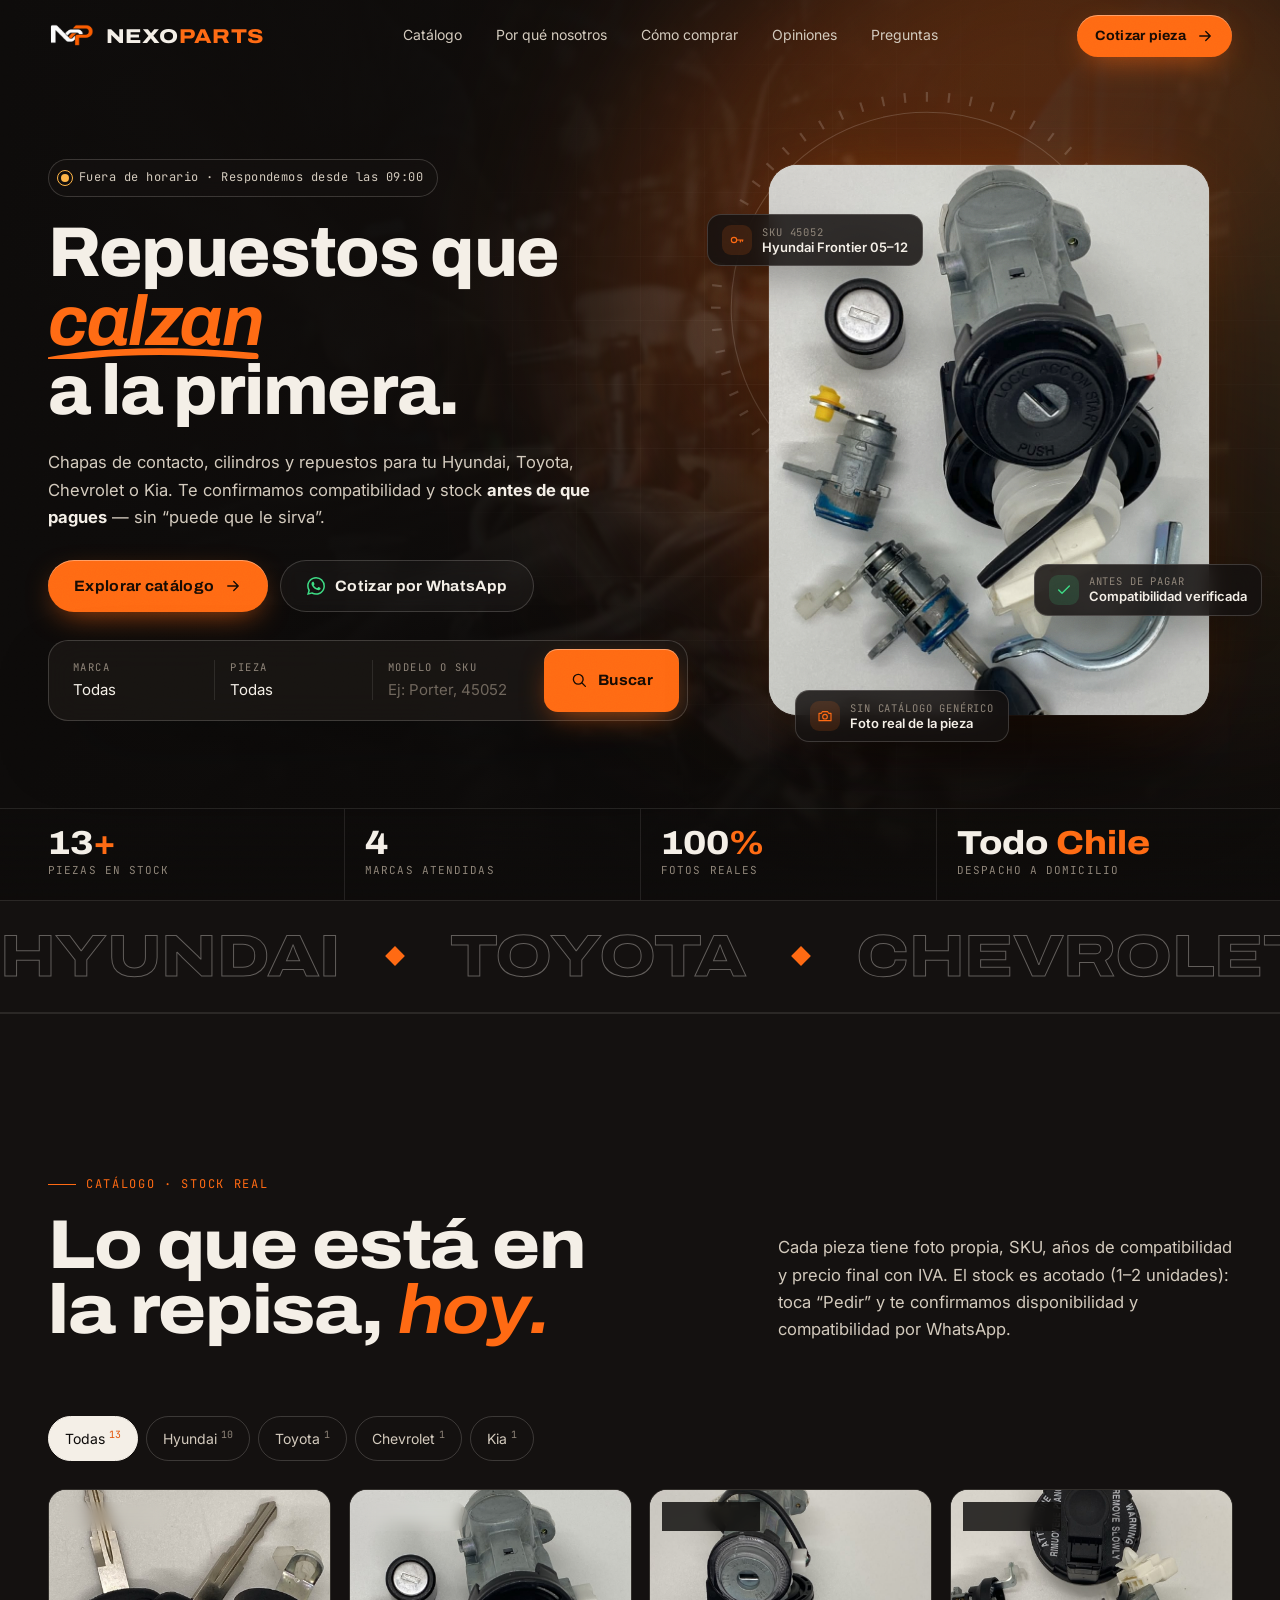
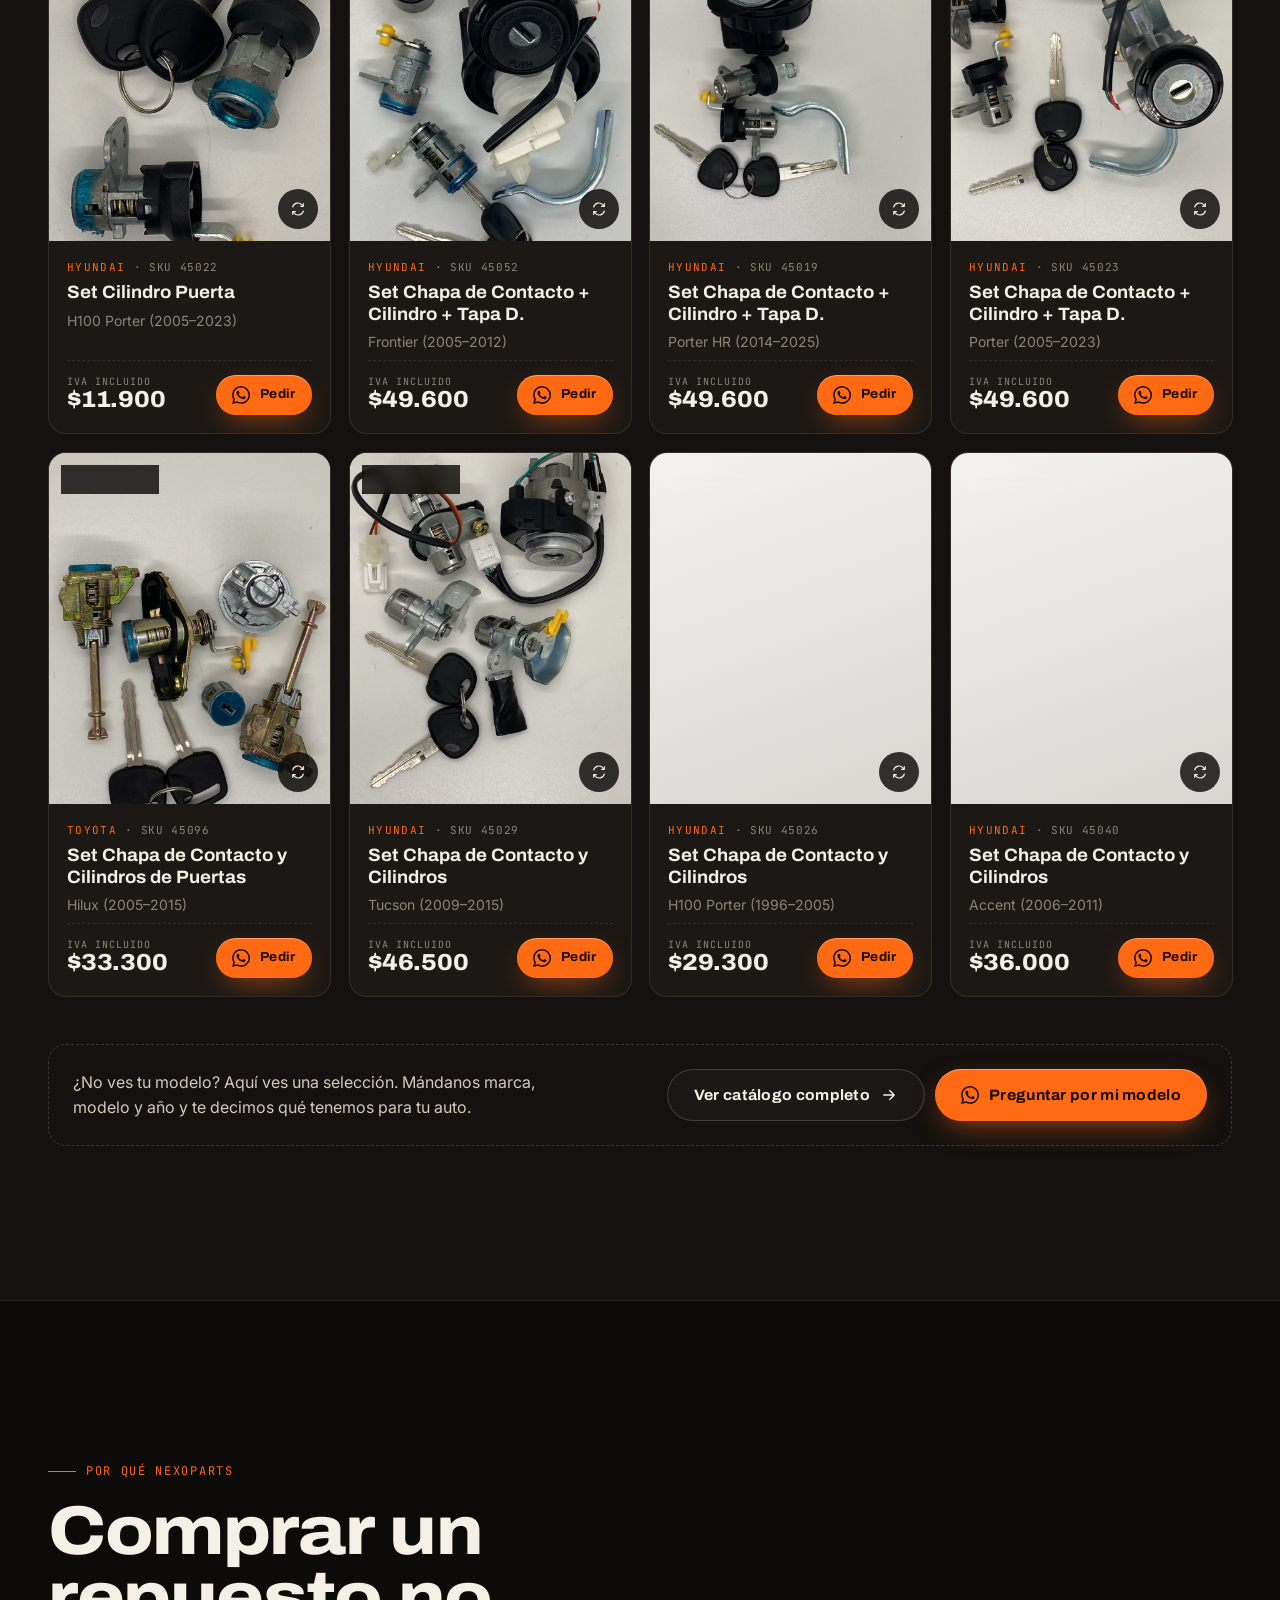
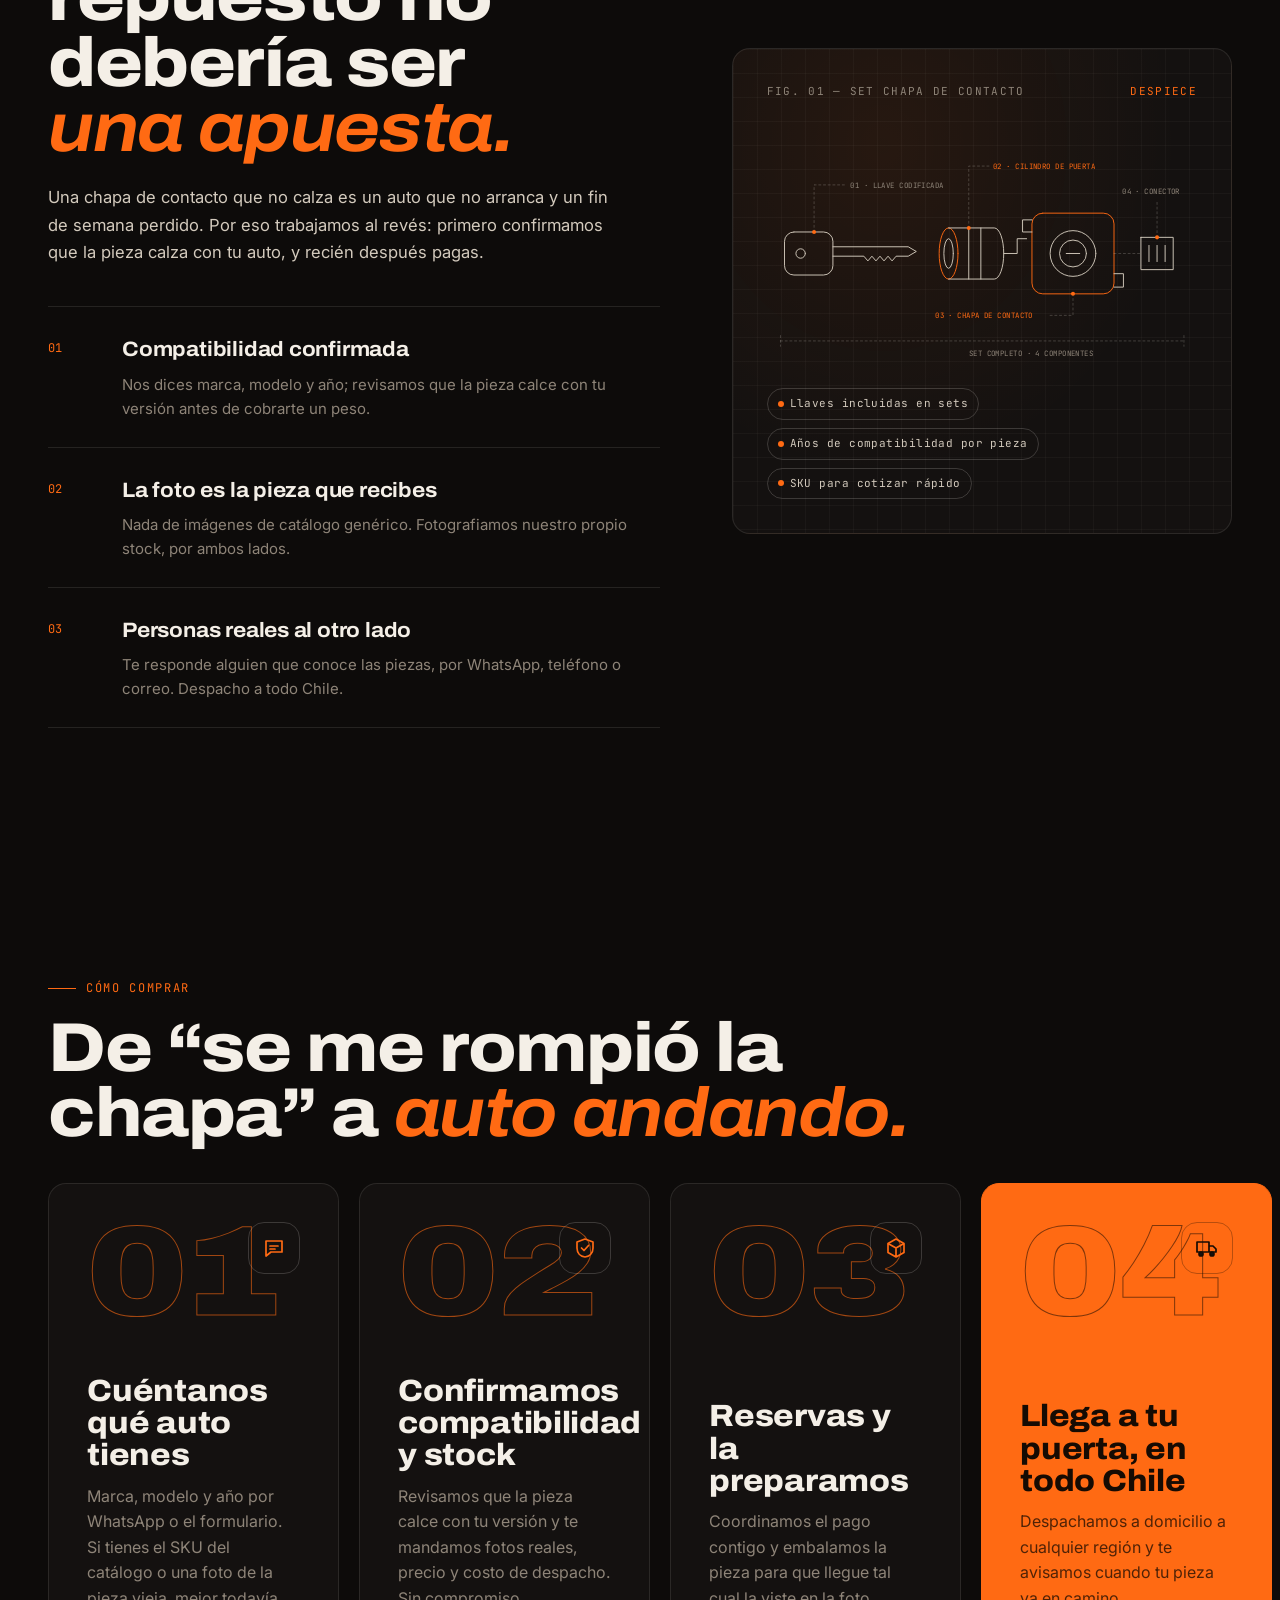
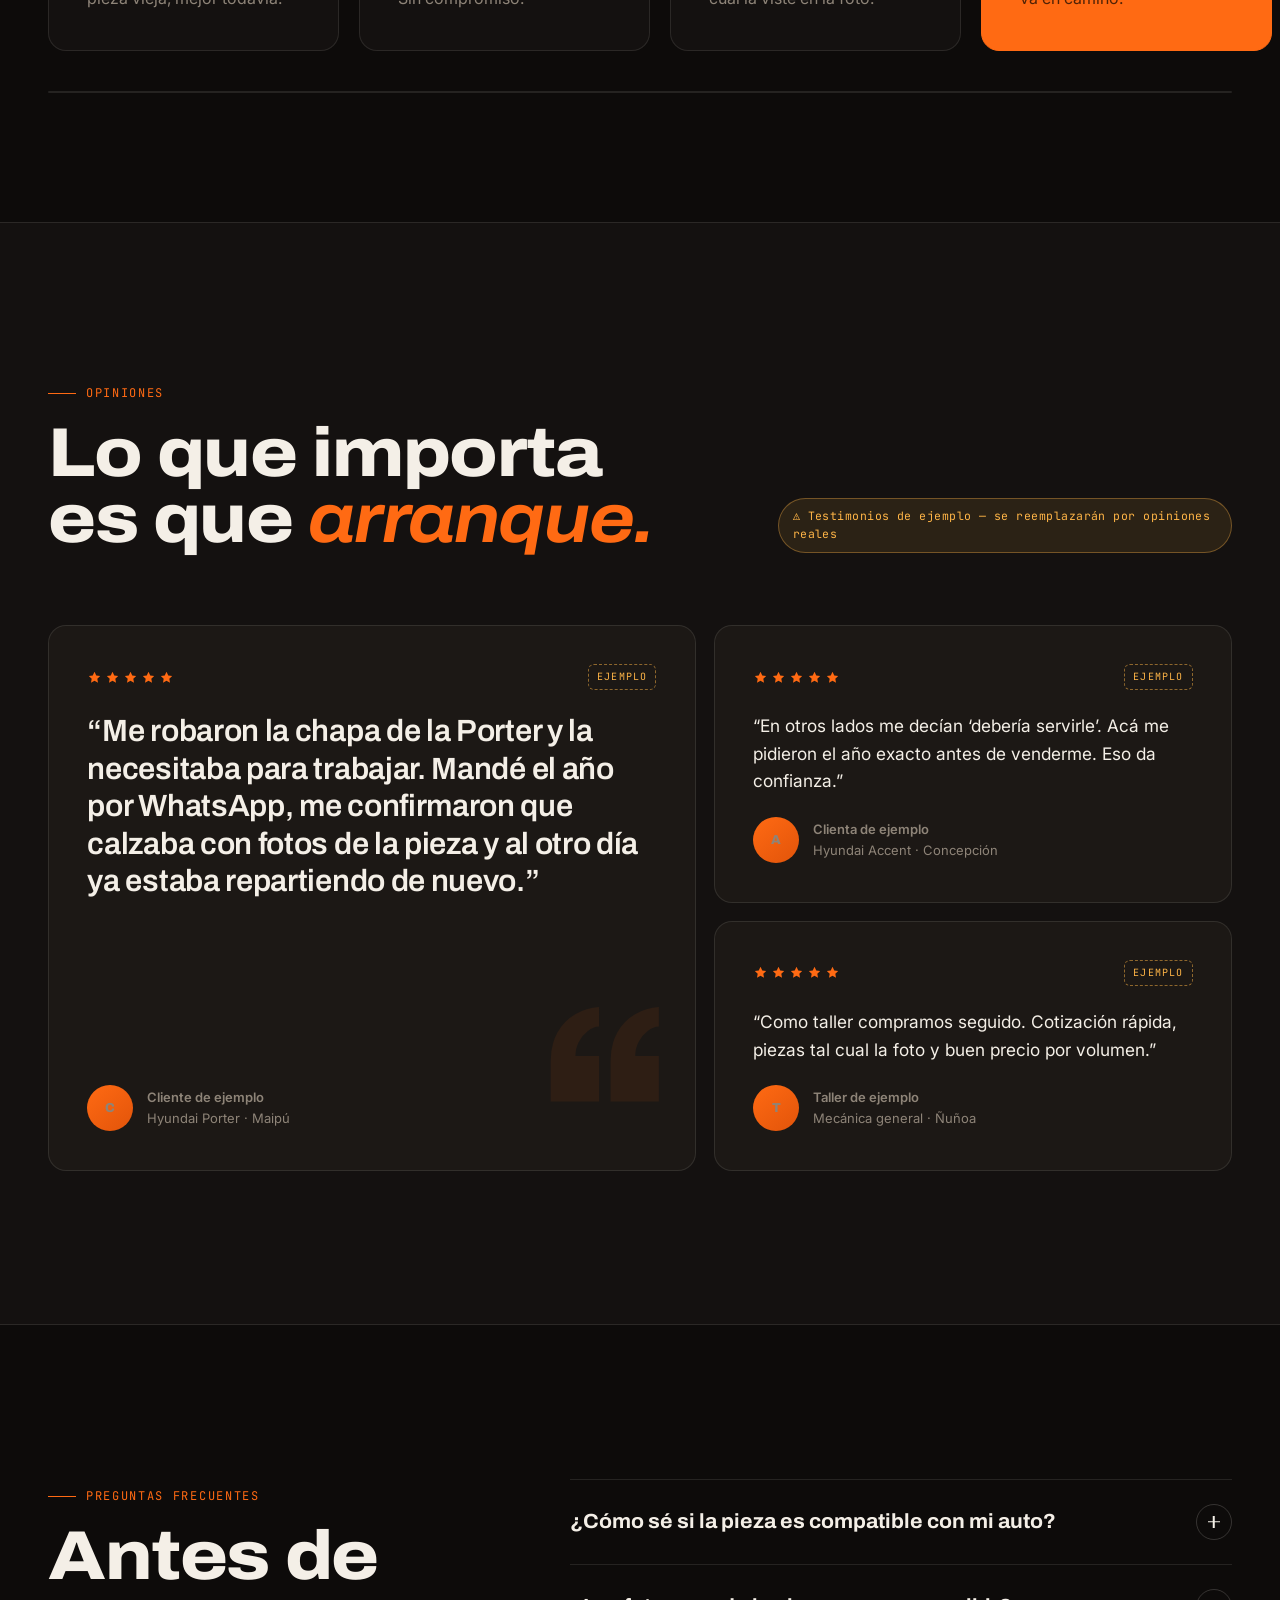
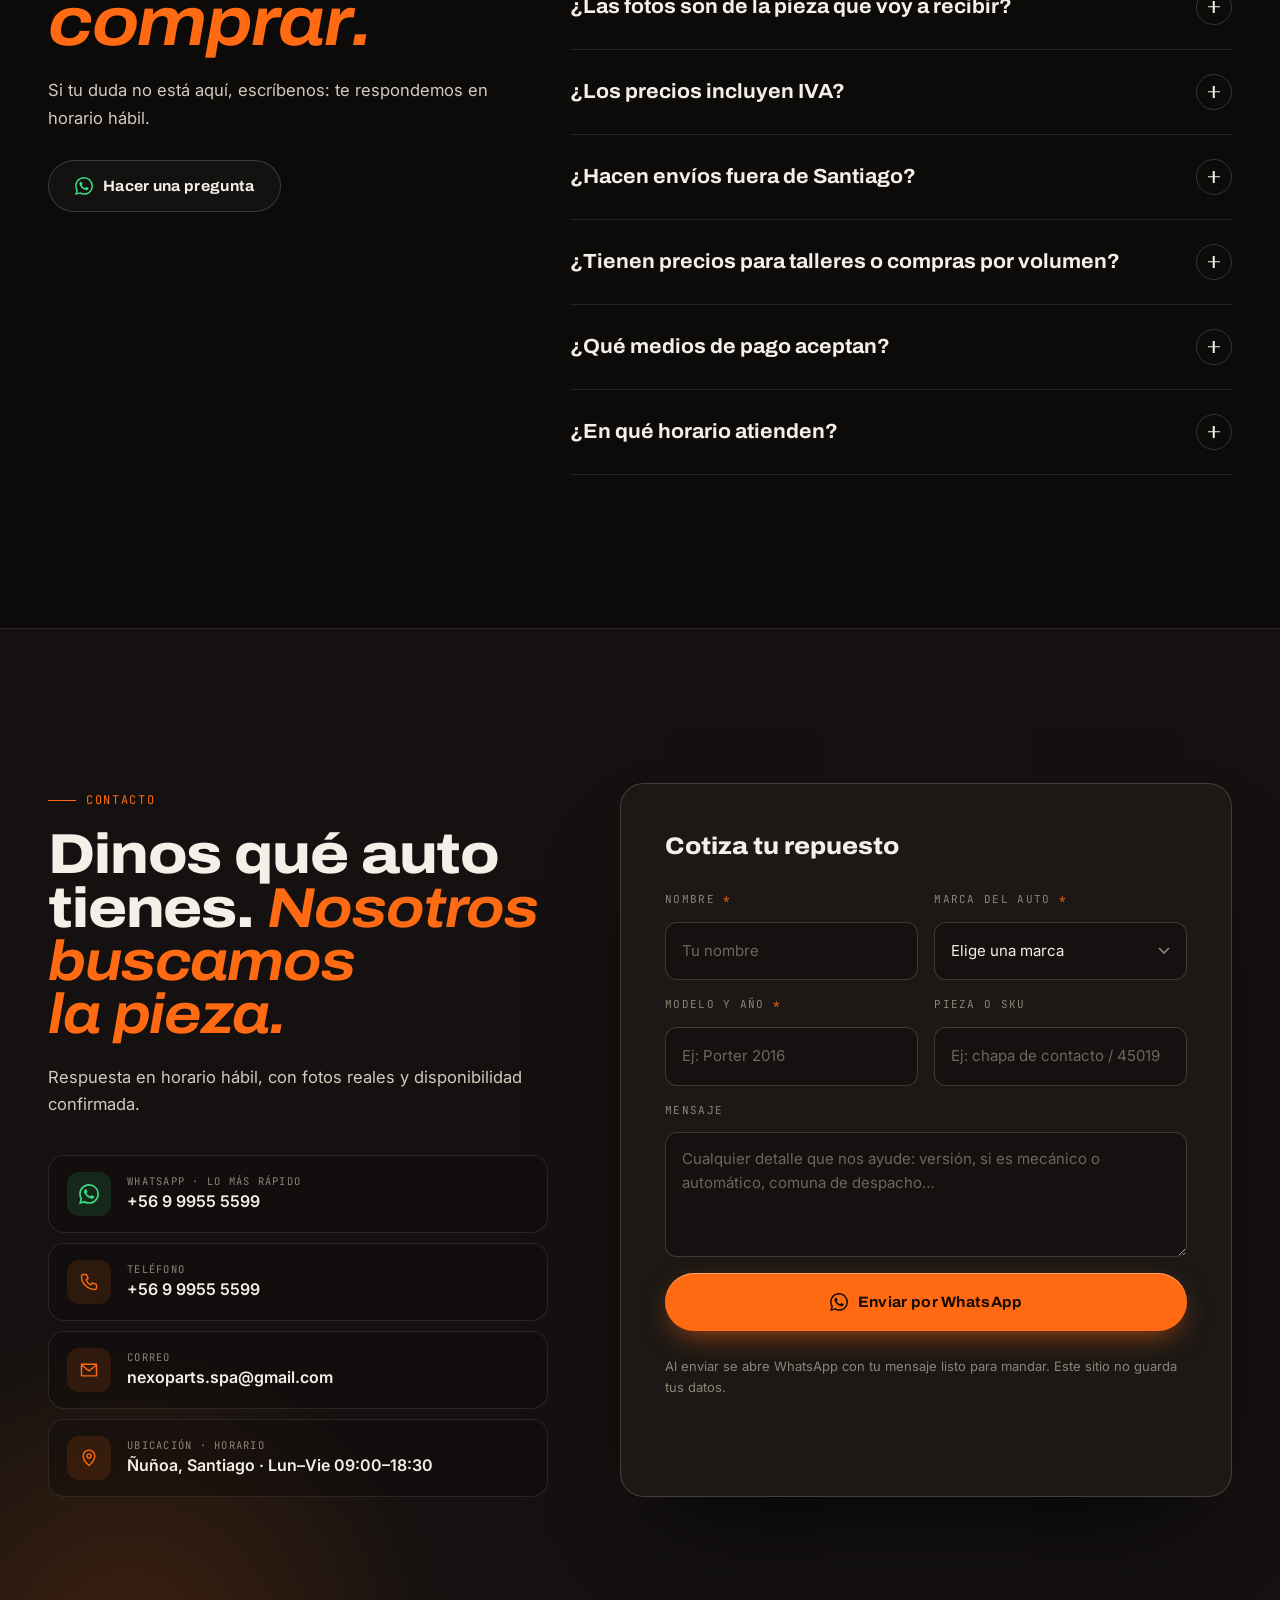
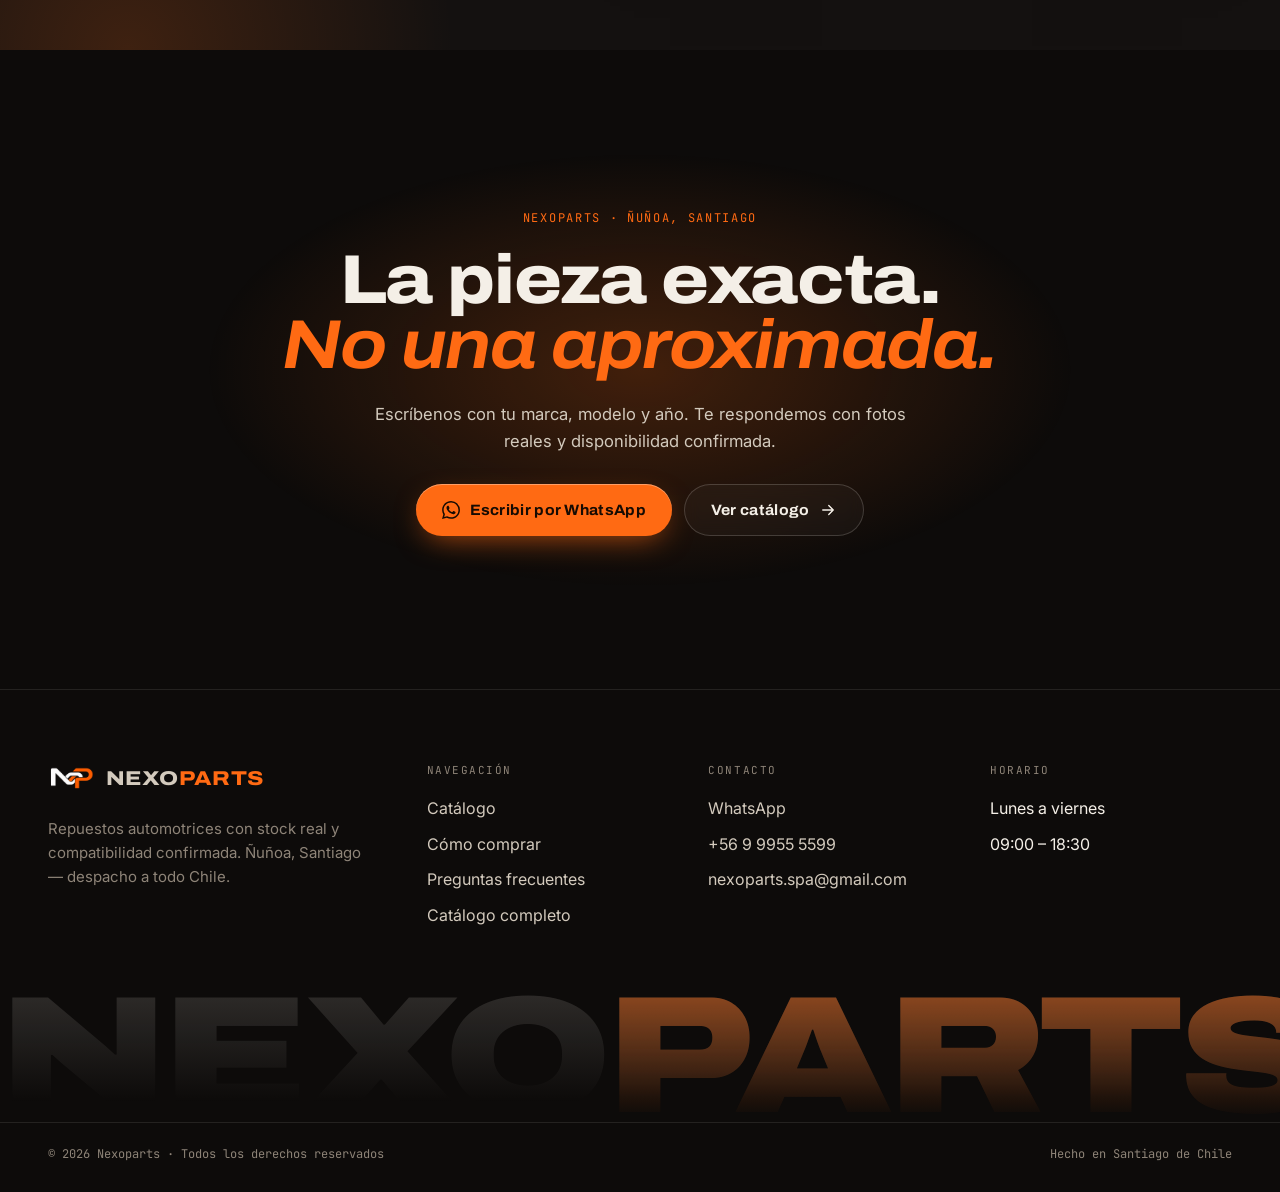
<file: index.html>
<!DOCTYPE html>
<html lang="es-CL">
<head>
<meta charset="UTF-8">
<meta name="viewport" content="width=device-width, initial-scale=1, viewport-fit=cover">
<title>Nexoparts — Repuestos automotrices con compatibilidad confirmada · Santiago</title>
<meta name="description" content="Chapas de contacto, cilindros y repuestos para Hyundai, Toyota, Chevrolet y Kia. Fotos reales, stock verificado y compatibilidad confirmada antes de pagar. Despacho a todo Chile.">
<meta name="theme-color" content="#0D0B0A">
<meta property="og:title" content="Nexoparts — La pieza exacta, a la primera">
<meta property="og:description" content="Repuestos con stock real y compatibilidad confirmada. Ñuñoa, Santiago · Despacho a todo Chile.">
<meta property="og:image" content="images/productos/45052_1.jpeg">
<meta property="og:type" content="website">
<link rel="icon" type="image/png" href="images/favicon.png">
<link rel="preconnect" href="https://fonts.googleapis.com">
<link rel="preconnect" href="https://fonts.gstatic.com" crossorigin>
<link href="https://fonts.googleapis.com/css2?family=Archivo:ital,wdth,wght@0,62..125,400..900;1,62..125,400..900&family=Inter:wght@400;500;600&family=JetBrains+Mono:wght@400;500&display=swap" rel="stylesheet">
<link rel="preload" as="image" href="images/productos/45052_1.jpeg">
<link rel="stylesheet" href="styles.css?v=20261113c">
<script>document.documentElement.classList.add('js');</script>
<!-- Google AdSense -->
<script async src="https://pagead2.googlesyndication.com/pagead/js/adsbygoogle.js?client=ca-pub-5609970408853295"
     crossorigin="anonymous"></script>
</head>
<body>

<!-- Iconos (se reutilizan con <use href="#i-...">) -->
<svg width="0" height="0" style="position:absolute" aria-hidden="true">
  <symbol id="i-arrow" viewBox="0 0 24 24"><path d="M5 12h14M13 6l6 6-6 6" fill="none" stroke="currentColor" stroke-width="1.8" stroke-linecap="round" stroke-linejoin="round"/></symbol>
  <symbol id="i-wa" viewBox="0 0 24 24"><path fill="currentColor" d="M17.47 14.38c-.3-.15-1.76-.87-2.03-.97-.27-.1-.47-.15-.67.15-.2.3-.77.97-.94 1.16-.17.2-.35.22-.64.08-.3-.15-1.26-.46-2.39-1.48-.88-.79-1.48-1.76-1.65-2.06-.17-.3-.02-.46.13-.6.13-.14.3-.35.45-.52.15-.18.2-.3.3-.5.1-.2.05-.37-.03-.52-.07-.15-.67-1.61-.92-2.2-.24-.59-.49-.5-.67-.51h-.57c-.2 0-.52.07-.79.37-.27.3-1.04 1.02-1.04 2.48s1.07 2.88 1.21 3.07c.15.2 2.1 3.2 5.08 4.49.71.31 1.26.49 1.7.63.71.22 1.36.19 1.87.12.57-.09 1.76-.72 2-1.42.25-.69.25-1.29.18-1.41-.08-.13-.28-.2-.57-.35m-5.42 7.4h-.01a9.87 9.87 0 0 1-5.03-1.38l-.36-.21-3.74.98 1-3.65-.24-.37a9.86 9.86 0 0 1-1.51-5.26c0-5.45 4.44-9.88 9.89-9.88 2.64 0 5.12 1.03 6.99 2.9a9.83 9.83 0 0 1 2.89 6.99c0 5.45-4.44 9.88-9.88 9.88m8.41-18.3A11.82 11.82 0 0 0 12.05 0C5.5 0 .16 5.34.16 11.89c0 2.1.55 4.14 1.59 5.95L.06 24l6.3-1.65a11.88 11.88 0 0 0 5.69 1.45h.01c6.55 0 11.89-5.34 11.89-11.89a11.82 11.82 0 0 0-3.48-8.41z"/></symbol>
  <symbol id="i-check" viewBox="0 0 24 24"><path d="M20 6 9 17l-5-5" fill="none" stroke="currentColor" stroke-width="2" stroke-linecap="round" stroke-linejoin="round"/></symbol>
  <symbol id="i-shield" viewBox="0 0 24 24"><path d="M12 3 4 6v6c0 5 3.4 8.4 8 9 4.6-.6 8-4 8-9V6l-8-3z M8.5 12l2.5 2.5 4.5-5" fill="none" stroke="currentColor" stroke-width="1.7" stroke-linecap="round" stroke-linejoin="round"/></symbol>
  <symbol id="i-camera" viewBox="0 0 24 24"><path d="M3 8h3.5L8 5.5h8L17.5 8H21v11H3z" fill="none" stroke="currentColor" stroke-width="1.7" stroke-linejoin="round"/><circle cx="12" cy="13" r="3.5" fill="none" stroke="currentColor" stroke-width="1.7"/></symbol>
  <symbol id="i-truck" viewBox="0 0 24 24"><path d="M2 6h12v10H2zM14 10h4l3 3v3h-7z" fill="none" stroke="currentColor" stroke-width="1.7" stroke-linejoin="round"/><circle cx="6" cy="18" r="2" fill="var(--bg-2)" stroke="currentColor" stroke-width="1.7"/><circle cx="17" cy="18" r="2" fill="var(--bg-2)" stroke="currentColor" stroke-width="1.7"/></symbol>
  <symbol id="i-chat" viewBox="0 0 24 24"><path d="M4 5h16v11H9l-5 4z" fill="none" stroke="currentColor" stroke-width="1.7" stroke-linejoin="round"/><path d="M8 10h8M8 13h5" stroke="currentColor" stroke-width="1.7" stroke-linecap="round"/></symbol>
  <symbol id="i-search" viewBox="0 0 24 24"><circle cx="11" cy="11" r="6.5" fill="none" stroke="currentColor" stroke-width="1.8"/><path d="m16 16 4.5 4.5" stroke="currentColor" stroke-width="1.8" stroke-linecap="round"/></symbol>
  <symbol id="i-phone" viewBox="0 0 24 24"><path d="M5 3h4l2 5-2.5 1.5a11 11 0 0 0 6 6L16 13l5 2v4a2 2 0 0 1-2 2A16 16 0 0 1 3 5a2 2 0 0 1 2-2" fill="none" stroke="currentColor" stroke-width="1.7" stroke-linejoin="round"/></symbol>
  <symbol id="i-mail" viewBox="0 0 24 24"><path d="M3 5h18v14H3z" fill="none" stroke="currentColor" stroke-width="1.7" stroke-linejoin="round"/><path d="m3 6 9 7 9-7" fill="none" stroke="currentColor" stroke-width="1.7" stroke-linejoin="round"/></symbol>
  <symbol id="i-clock" viewBox="0 0 24 24"><circle cx="12" cy="12" r="8.5" fill="none" stroke="currentColor" stroke-width="1.7"/><path d="M12 7.5V12l3 2" fill="none" stroke="currentColor" stroke-width="1.7" stroke-linecap="round"/></symbol>
  <symbol id="i-pin" viewBox="0 0 24 24"><path d="M12 21s7-6.2 7-11.5A7 7 0 0 0 5 9.5C5 14.8 12 21 12 21z" fill="none" stroke="currentColor" stroke-width="1.7" stroke-linejoin="round"/><circle cx="12" cy="9.5" r="2.5" fill="none" stroke="currentColor" stroke-width="1.7"/></symbol>
  <symbol id="i-key" viewBox="0 0 24 24"><circle cx="7.5" cy="12" r="4" fill="none" stroke="currentColor" stroke-width="1.7"/><path d="M11.5 12H21M17 12v3M20 12v2" fill="none" stroke="currentColor" stroke-width="1.7" stroke-linecap="round"/></symbol>
  <symbol id="i-box" viewBox="0 0 24 24"><path d="m12 3 8 4.5v9L12 21l-8-4.5v-9z M4 7.5l8 4.5 8-4.5 M12 12v9" fill="none" stroke="currentColor" stroke-width="1.7" stroke-linejoin="round"/></symbol>
  <symbol id="i-star" viewBox="0 0 24 24"><path fill="currentColor" d="m12 2.8 2.8 5.8 6.3.9-4.6 4.4 1.1 6.3L12 17.2l-5.6 3 1.1-6.3L2.9 9.5l6.3-.9z"/></symbol>
  <symbol id="i-swap" viewBox="0 0 24 24"><path d="M4 9a8 8 0 0 1 14-3l2 2M20 15a8 8 0 0 1-14 3l-2-2M20 4v4h-4M4 20v-4h4" fill="none" stroke="currentColor" stroke-width="1.7" stroke-linecap="round" stroke-linejoin="round"/></symbol>
</svg>

<!-- Pantalla de carga (se oculta sola aunque falle el JS) -->
<div class="splash" id="splash" aria-hidden="true">
  <div class="splash-inner">
    <img src="images/logo-sm.png" alt="" width="120" height="80">
    <div class="splash-bar"><span></span></div>
    <span class="splash-label">Encendiendo</span>
  </div>
</div>

<div class="grain" aria-hidden="true"></div>
<div class="progress" aria-hidden="true"><span id="progressBar"></span></div>

<!-- ============ CABECERA ============ -->
<header class="header" id="header">
  <div class="wrap header-inner">
    <a href="#top" class="brand" aria-label="Nexoparts, ir al inicio">
      <img src="images/logo-sm.png" alt="" width="46" height="31">
      <span class="brand-word">NEXO<b>PARTS</b></span>
    </a>
    <nav class="nav" aria-label="Principal">
      <a href="#catalogo">Catálogo</a>
      <a href="#confianza">Por qué nosotros</a>
      <a href="#como-comprar">Cómo comprar</a>
      <a href="#opiniones">Opiniones</a>
      <a href="#preguntas">Preguntas</a>
    </nav>
    <div style="display:flex;gap:10px;align-items:center">
      <a href="#contacto" class="btn btn--primary btn--sm header-cta" data-magnetic>Cotizar pieza <svg class="arrow"><use href="#i-arrow"/></svg></a>
      <button class="burger" id="burger" aria-label="Abrir menú" aria-expanded="false" aria-controls="mobileMenu"><span></span></button>
    </div>
  </div>
</header>

<nav class="mobile-menu" id="mobileMenu" aria-label="Menú móvil">
  <a class="mm-link" href="#catalogo"><small>01</small>Catálogo</a>
  <a class="mm-link" href="#confianza"><small>02</small>Por qué nosotros</a>
  <a class="mm-link" href="#como-comprar"><small>03</small>Cómo comprar</a>
  <a class="mm-link" href="#preguntas"><small>04</small>Preguntas</a>
  <a class="mm-link" href="#contacto"><small>05</small>Contacto</a>
  <div class="mm-foot">
    <a class="btn btn--primary btn--block" href="https://wa.me/56999555599" target="_blank" rel="noopener"><svg><use href="#i-wa"/></svg> Escríbenos por WhatsApp</a>
    <p class="mono muted" style="font-size:12px;text-align:center">Lun–Vie 09:00–18:30 · Ñuñoa, Santiago</p>
  </div>
</nav>

<main id="top">

<!-- ============ PORTADA ============ -->
<section class="hero" id="hero">
  <div class="hero-bg" aria-hidden="true"><img src="images/hero.jpg" alt="" data-parallax="0.15"></div>
  <div class="hero-tint" aria-hidden="true"></div>
  <div class="hero-mesh" aria-hidden="true"></div>
  <div class="hero-grid" aria-hidden="true"></div>
  <div class="hero-spot" aria-hidden="true"></div>

  <div class="wrap hero-inner">
    <div class="hero-copy">
      <span class="status-pill" id="statusPill"><span class="status-dot"></span><span id="statusText">Lun–Vie 09:00–18:30<span class="sp-extra"> · Despacho a todo Chile</span></span></span>

      <h1 class="h-display hero-title">
        <span class="line"><span>Repuestos que</span></span>
        <span class="line"><span><span class="underline-wrap em-accent">calzan<svg viewBox="0 0 200 20" preserveAspectRatio="none" aria-hidden="true"><path pathLength="1" d="M3 14C50 5 120 3 197 10"/></svg></span></span></span>
        <span class="line"><span>a la primera.</span></span>
      </h1>

      <p class="lead hero-sub">Chapas de contacto, cilindros y repuestos para tu Hyundai, Toyota, Chevrolet o Kia. Te confirmamos compatibilidad y stock <strong style="color:var(--ink)">antes de que pagues</strong> — sin “puede que le sirva”.</p>

      <div class="hero-actions">
        <a href="#catalogo" class="btn btn--primary" data-magnetic>Explorar catálogo <svg class="arrow"><use href="#i-arrow"/></svg></a>
        <a href="https://wa.me/56999555599?text=Hola%20Nexoparts%2C%20busco%20un%20repuesto%20para%20mi%20auto." target="_blank" rel="noopener" class="btn btn--ghost btn--wa" data-magnetic><svg><use href="#i-wa"/></svg> Cotizar por WhatsApp</a>
      </div>

      <form class="hero-search" action="catalogo.html" method="get" role="search" aria-label="Buscar repuesto">
        <div class="hs-field">
          <label for="hs-marca">Marca</label>
          <select id="hs-marca" name="marca" data-fill="brands"><option value="">Todas</option><option>Hyundai</option><option>Toyota</option><option>Chevrolet</option><option>Kia</option></select>
        </div>
        <div class="hs-field">
          <label for="hs-cat">Pieza</label>
          <select id="hs-cat" name="categoria" data-fill="cats"><option value="">Todas</option></select>
        </div>
        <div class="hs-field">
          <label for="hs-q">Modelo o SKU</label>
          <input id="hs-q" name="q" type="text" placeholder="Ej: Porter, 45052" autocomplete="off">
        </div>
        <button type="submit" class="btn btn--primary"><svg><use href="#i-search"/></svg><span class="sr-only">Buscar</span><span aria-hidden="true">Buscar</span></button>
      </form>
    </div>

    <div class="hero-stage" aria-label="Pieza destacada">
      <svg class="stage-orbit" viewBox="0 0 100 100" aria-hidden="true">
        <circle cx="50" cy="50" r="48" fill="none" stroke="currentColor" stroke-width="2.2" pathLength="360" stroke-dasharray="0.6 5.4"/>
        <circle class="tick-hot" cx="50" cy="50" r="48" fill="none" stroke="currentColor" stroke-width="2.2" pathLength="360" stroke-dasharray="0.6 5.4 0.6 5.4 0.6 5.4 0.6 5.4 0.6 5.4 0.6 5.4 0 324"/>
        <circle cx="50" cy="50" r="44.5" fill="none" stroke="currentColor" stroke-width=".25"/>
      </svg>
      <div class="stage-card" data-tilt="8">
        <img src="images/productos/45052_1.jpeg" alt="Set chapa de contacto, cilindros y llaves para Hyundai Frontier 2005–2012, foto real" width="900" height="1600" fetchpriority="high">
      </div>
      <div class="stage-chip stage-chip--a"><span class="ico"><svg><use href="#i-key"/></svg></span><span><small>SKU 45052</small><strong>Hyundai Frontier 05–12</strong></span></div>
      <div class="stage-chip stage-chip--b"><span class="ico"><svg><use href="#i-check"/></svg></span><span><small>Antes de pagar</small><strong>Compatibilidad verificada</strong></span></div>
      <div class="stage-chip stage-chip--c"><span class="ico"><svg><use href="#i-camera"/></svg></span><span><small>Sin catálogo genérico</small><strong>Foto real de la pieza</strong></span></div>
    </div>
  </div>

  <div class="hero-stats">
    <div class="wrap">
      <div class="stat"><span class="stat-num"><span data-count="13" id="statProducts">13</span><em>+</em></span><span class="stat-label">Piezas en stock</span></div>
      <div class="stat"><span class="stat-num"><span data-count="4" id="statBrands">4</span></span><span class="stat-label">Marcas atendidas</span></div>
      <div class="stat"><span class="stat-num"><span data-count="100">100</span><em>%</em></span><span class="stat-label">Fotos reales</span></div>
      <div class="stat"><span class="stat-num">Todo <em>Chile</em></span><span class="stat-label">Despacho a domicilio</span></div>
    </div>
  </div>
</section>

<!-- ============ MARCAS ============ -->
<section class="marquee" aria-label="Marcas con stock">
  <div class="marquee-track">
    <div class="marquee-set">
      <span class="marquee-item">Hyundai</span><i class="marquee-sep"></i>
      <span class="marquee-item">Toyota</span><i class="marquee-sep"></i>
      <span class="marquee-item">Chevrolet</span><i class="marquee-sep"></i>
      <span class="marquee-item">Kia</span><i class="marquee-sep"></i>
      <span class="marquee-item">Porter</span><i class="marquee-sep"></i>
      <span class="marquee-item">Hilux</span><i class="marquee-sep"></i>
      <span class="marquee-item">Accent</span><i class="marquee-sep"></i>
      <span class="marquee-item">Sail</span><i class="marquee-sep"></i>
    </div>
    <div class="marquee-set" aria-hidden="true">
      <span class="marquee-item">Hyundai</span><i class="marquee-sep"></i>
      <span class="marquee-item">Toyota</span><i class="marquee-sep"></i>
      <span class="marquee-item">Chevrolet</span><i class="marquee-sep"></i>
      <span class="marquee-item">Kia</span><i class="marquee-sep"></i>
      <span class="marquee-item">Porter</span><i class="marquee-sep"></i>
      <span class="marquee-item">Hilux</span><i class="marquee-sep"></i>
      <span class="marquee-item">Accent</span><i class="marquee-sep"></i>
      <span class="marquee-item">Sail</span><i class="marquee-sep"></i>
    </div>
  </div>
</section>

<!-- ============ CATÁLOGO ============ -->
<section class="section catalog" id="catalogo">
  <div class="wrap">
    <div class="section-head section-head--split">
      <div>
        <span class="kicker rv">Catálogo · stock real</span>
        <h2 class="h-display h2 rv" data-d="1" style="margin-top:18px">Lo que está en la repisa, <span class="em-accent">hoy.</span></h2>
      </div>
      <div class="rv" data-d="2">
        <p class="lead">Cada pieza tiene foto propia, SKU, años de compatibilidad y precio final con IVA. El stock es acotado (1–2 unidades): toca “Pedir” y te confirmamos disponibilidad y compatibilidad por WhatsApp.</p>
      </div>
    </div>

    <div class="filters rv" id="chips" role="group" aria-label="Filtrar por marca" style="margin-bottom:28px">
      <button class="chip is-active" data-filter="">Todas</button>
      <button class="chip" data-filter="Hyundai">Hyundai</button>
      <button class="chip" data-filter="Toyota">Toyota</button>
      <button class="chip" data-filter="Chevrolet">Chevrolet</button>
      <button class="chip" data-filter="Kia">Kia</button>
    </div>

    <div class="pgrid" id="homeGrid" data-catalog data-limit="8">
      <noscript><p class="muted">Para ver el catálogo activa JavaScript o escríbenos por <a href="https://wa.me/56999555599" style="color:var(--accent)">WhatsApp</a>.</p></noscript>
    </div>

    <div class="catalog-foot rv">
      <p>¿No ves tu modelo? Aquí ves una selección. Mándanos marca, modelo y año y te decimos qué tenemos para tu auto.</p>
      <div style="display:flex;flex-wrap:wrap;gap:10px">
        <a href="catalogo.html" class="btn btn--ghost" data-magnetic>Ver catálogo completo <svg class="arrow"><use href="#i-arrow"/></svg></a>
        <a href="https://wa.me/56999555599?text=Hola%20Nexoparts%2C%20no%20encuentro%20mi%20pieza%20en%20el%20cat%C3%A1logo.%20Mi%20auto%20es%3A%20" target="_blank" rel="noopener" class="btn btn--primary" data-magnetic><svg><use href="#i-wa"/></svg> Preguntar por mi modelo</a>
      </div>
    </div>
  </div>
</section>


<!-- ============ ESPACIO PUBLICITARIO 1 ============ -->
<!-- Para activarlo: crea un "Anuncio de display" en AdSense y pega su número en data-ad-slot. Mientras esté vacío, este espacio no se muestra. -->
<aside class="ad-slot" aria-label="Publicidad">
  <div class="wrap">
    <div class="ad-box">
      <span class="ad-label">Publicidad</span>
      <ins class="adsbygoogle" style="display:block" data-ad-client="ca-pub-5609970408853295" data-ad-slot="" data-ad-format="auto" data-full-width-responsive="true"></ins>
    </div>
  </div>
</aside>

<!-- ============ CONFIANZA ============ -->
<section class="section trust" id="confianza">
  <div class="wrap trust-grid">
    <div>
      <span class="kicker rv">Por qué Nexoparts</span>
      <h2 class="h-display h2 rv" data-d="1" style="margin-top:18px">Comprar un repuesto no debería ser <span class="em-accent">una apuesta.</span></h2>
      <p class="lead rv" data-d="2" style="margin-top:22px">Una chapa de contacto que no calza es un auto que no arranca y un fin de semana perdido. Por eso trabajamos al revés: primero confirmamos que la pieza calza con tu auto, y recién después pagas.</p>

      <div class="pillars">
        <div class="pillar rv"><span class="pillar-n">01</span><div><h3>Compatibilidad confirmada</h3><p>Nos dices marca, modelo y año; revisamos que la pieza calce con tu versión antes de cobrarte un peso.</p></div></div>
        <div class="pillar rv" data-d="1"><span class="pillar-n">02</span><div><h3>La foto es la pieza que recibes</h3><p>Nada de imágenes de catálogo genérico. Fotografiamos nuestro propio stock, por ambos lados.</p></div></div>
        <div class="pillar rv" data-d="2"><span class="pillar-n">03</span><div><h3>Personas reales al otro lado</h3><p>Te responde alguien que conoce las piezas, por WhatsApp, teléfono o correo. Despacho a todo Chile.</p></div></div>
      </div>
    </div>

    <figure class="blueprint rv" data-d="1" aria-label="Diagrama técnico de un set de chapa de contacto">
      <div class="bp-head"><span>Fig. 01 — Set chapa de contacto</span><span>Despiece</span></div>
      <svg class="bp-svg" id="blueprint" viewBox="0 0 640 380" role="img" aria-label="Despiece: llave, cilindro de puerta, chapa de contacto y conector">
        <!-- cotas -->
        <path class="ln ln-dim" d="M20 330 H620"/>
        <path class="ln ln-dim" d="M20 322 V338 M620 322 V338"/>
        <text class="lbl" x="300" y="352">SET COMPLETO · 4 COMPONENTES</text>
        <!-- 1 llave -->
        <path class="ln draw" pathLength="1" d="M40 168 h44 a14 14 0 0 1 14 14 v36 a14 14 0 0 1-14 14 h-44 a14 14 0 0 1-14-14 v-36 a14 14 0 0 1 14-14 z"/>
        <circle class="ln draw" pathLength="1" cx="50" cy="200" r="7"/>
        <path class="ln draw" pathLength="1" d="M98 190 H210 L222 197 L210 204 H192 l-6 7 -6-7 -6 7 -6-7 -6 7 -6-7 -6 7 -6-7 H98"/>
        <!-- 2 cilindro puerta -->
        <ellipse class="ln ln-hot draw" pathLength="1" cx="270" cy="200" rx="14" ry="38"/>
        <ellipse class="ln draw" pathLength="1" cx="270" cy="200" rx="7" ry="22"/>
        <path class="ln draw" pathLength="1" d="M270 162 H338 A14 38 0 0 1 338 238 H270"/>
        <path class="ln draw" pathLength="1" d="M300 162 V238 M318 162 V238"/>
        <path class="ln draw" pathLength="1" d="M352 200 H372 V178 H386"/>
        <!-- 3 chapa de contacto -->
        <path class="ln ln-hot draw" pathLength="1" d="M410 140 H500 a16 16 0 0 1 16 16 V244 a16 16 0 0 1-16 16 H410 a16 16 0 0 1-16-16 V156 a16 16 0 0 1 16-16 z"/>
        <circle class="ln draw" pathLength="1" cx="455" cy="200" r="34"/>
        <circle class="ln draw" pathLength="1" cx="455" cy="200" r="20"/>
        <path class="ln draw" pathLength="1" d="M445 200 H465"/>
        <path class="ln draw" pathLength="1" d="M394 168 H380 V150 H394 M516 230 H530 V250 H516"/>
        <!-- 4 conector -->
        <path class="ln draw" pathLength="1" d="M556 176 H604 V224 H556 Z"/>
        <path class="ln draw" pathLength="1" d="M568 188 V212 M580 188 V212 M592 188 V212"/>
        <path class="ln ln-dim" d="M516 200 H556"/>
        <!-- etiquetas -->
        <path class="ln ln-dim" d="M70 168 V98 H118"/><circle class="dot" cx="70" cy="168" r="3"/>
        <text class="lbl" x="124" y="102">01 · LLAVE CODIFICADA</text>
        <path class="ln ln-dim" d="M300 162 V70 H330"/><circle class="dot" cx="300" cy="162" r="3"/>
        <text class="lbl lbl-hot" x="336" y="74">02 · CILINDRO DE PUERTA</text>
        <path class="ln ln-dim" d="M455 260 V292 H420"/><circle class="dot" cx="455" cy="260" r="3"/>
        <text class="lbl lbl-hot" x="250" y="296">03 · CHAPA DE CONTACTO</text>
        <path class="ln ln-dim" d="M580 176 V120"/><circle class="dot" cx="580" cy="176" r="3"/>
        <text class="lbl" x="528" y="112">04 · CONECTOR</text>
      </svg>
      <figcaption class="bp-foot">
        <span class="tag"><i></i>Llaves incluidas en sets</span>
        <span class="tag"><i></i>Años de compatibilidad por pieza</span>
        <span class="tag"><i></i>SKU para cotizar rápido</span>
      </figcaption>
    </figure>
  </div>
</section>

<!-- ============ CÓMO COMPRAR (scroll horizontal en escritorio) ============ -->
<section class="section process" id="como-comprar">
  <div class="process-viewport">
    <div class="wrap process-head">
      <span class="kicker rv">Cómo comprar</span>
      <h2 class="h-display h2 rv" data-d="1" style="margin-top:18px">De “se me rompió la chapa” a <span class="em-accent">auto andando.</span></h2>
    </div>
    <div class="process-track wrap" id="processTrack">
      <article class="step rv">
        <span class="step-ico"><svg><use href="#i-chat"/></svg></span>
        <span class="step-n">01</span>
        <h3>Cuéntanos qué auto tienes</h3>
        <p>Marca, modelo y año por WhatsApp o el formulario. Si tienes el SKU del catálogo o una foto de la pieza vieja, mejor todavía.</p>
      </article>
      <article class="step rv" data-d="1">
        <span class="step-ico"><svg><use href="#i-shield"/></svg></span>
        <span class="step-n">02</span>
        <h3>Confirmamos compatibilidad y stock</h3>
        <p>Revisamos que la pieza calce con tu versión y te mandamos fotos reales, precio y costo de despacho. Sin compromiso.</p>
      </article>
      <article class="step rv" data-d="2">
        <span class="step-ico"><svg><use href="#i-box"/></svg></span>
        <span class="step-n">03</span>
        <h3>Reservas y la preparamos</h3>
        <p>Coordinamos el pago contigo y embalamos la pieza para que llegue tal cual la viste en la foto.</p>
      </article>
      <article class="step step--accent rv" data-d="3">
        <span class="step-ico"><svg><use href="#i-truck"/></svg></span>
        <span class="step-n">04</span>
        <h3>Llega a tu puerta, en todo Chile</h3>
        <p>Despachamos a domicilio a cualquier región y te avisamos cuando tu pieza va en camino.</p>
      </article>
    </div>
    <div class="process-bar" aria-hidden="true"><span id="processBar"></span></div>
  </div>
</section>


<!-- ============ ESPACIO PUBLICITARIO 2 ============ -->
<!-- Para activarlo: crea un "Anuncio de display" en AdSense y pega su número en data-ad-slot. Mientras esté vacío, este espacio no se muestra. -->
<aside class="ad-slot" aria-label="Publicidad">
  <div class="wrap">
    <div class="ad-box">
      <span class="ad-label">Publicidad</span>
      <ins class="adsbygoogle" style="display:block" data-ad-client="ca-pub-5609970408853295" data-ad-slot="" data-ad-format="auto" data-full-width-responsive="true"></ins>
    </div>
  </div>
</aside>

<!-- ============ TESTIMONIOS (DE EJEMPLO) ============ -->
<!-- IMPORTANTE: estos testimonios son DE EJEMPLO. Reemplázalos por opiniones reales
     de clientes (con su permiso) y luego borra las etiquetas "Ejemplo". -->
<section class="section testis" id="opiniones">
  <div class="wrap">
    <div class="section-head section-head--split">
      <div>
        <span class="kicker rv">Opiniones</span>
        <h2 class="h-display h2 rv" data-d="1" style="margin-top:18px">Lo que importa es que <span class="em-accent">arranque.</span></h2>
      </div>
      <div class="rv" data-d="2">
        <span class="demo-note">⚠ Testimonios de ejemplo — se reemplazarán por opiniones reales</span>
      </div>
    </div>

    <div class="tgrid">
      <figure class="tcard tcard--big rv" data-tilt="3">
        <div class="tcard-top"><span class="stars" aria-label="5 de 5"><svg><use href="#i-star"/></svg><svg><use href="#i-star"/></svg><svg><use href="#i-star"/></svg><svg><use href="#i-star"/></svg><svg><use href="#i-star"/></svg></span><span class="tcard-demo">Ejemplo</span></div>
        <blockquote>“Me robaron la chapa de la Porter y la necesitaba para trabajar. Mandé el año por WhatsApp, me confirmaron que calzaba con fotos de la pieza y al otro día ya estaba repartiendo de nuevo.”</blockquote>
        <figcaption><span class="avatar">C</span><span><strong>Cliente de ejemplo</strong><span>Hyundai Porter · Maipú</span></span></figcaption>
      </figure>
      <figure class="tcard rv" data-d="1" data-tilt="4">
        <div class="tcard-top"><span class="stars" aria-label="5 de 5"><svg><use href="#i-star"/></svg><svg><use href="#i-star"/></svg><svg><use href="#i-star"/></svg><svg><use href="#i-star"/></svg><svg><use href="#i-star"/></svg></span><span class="tcard-demo">Ejemplo</span></div>
        <blockquote>“En otros lados me decían ‘debería servirle’. Acá me pidieron el año exacto antes de venderme. Eso da confianza.”</blockquote>
        <figcaption><span class="avatar">A</span><span><strong>Clienta de ejemplo</strong><span>Hyundai Accent · Concepción</span></span></figcaption>
      </figure>
      <figure class="tcard rv" data-d="2" data-tilt="4">
        <div class="tcard-top"><span class="stars" aria-label="5 de 5"><svg><use href="#i-star"/></svg><svg><use href="#i-star"/></svg><svg><use href="#i-star"/></svg><svg><use href="#i-star"/></svg><svg><use href="#i-star"/></svg></span><span class="tcard-demo">Ejemplo</span></div>
        <blockquote>“Como taller compramos seguido. Cotización rápida, piezas tal cual la foto y buen precio por volumen.”</blockquote>
        <figcaption><span class="avatar">T</span><span><strong>Taller de ejemplo</strong><span>Mecánica general · Ñuñoa</span></span></figcaption>
      </figure>
    </div>
  </div>
</section>

<!-- ============ PREGUNTAS FRECUENTES ============ -->
<!-- Revisa que las respuestas reflejen cómo trabaja hoy la empresa (pagos, plazos, garantía). -->
<section class="section" id="preguntas">
  <div class="wrap faq-grid">
    <div class="faq-side">
      <span class="kicker rv">Preguntas frecuentes</span>
      <h2 class="h-display h2 rv" data-d="1" style="margin-top:18px">Antes de <span class="em-accent">comprar.</span></h2>
      <p class="lead rv" data-d="2" style="margin-top:22px">Si tu duda no está aquí, escríbenos: te respondemos en horario hábil.</p>
      <a href="https://wa.me/56999555599?text=Hola%20Nexoparts%2C%20tengo%20una%20pregunta%3A%20" target="_blank" rel="noopener" class="btn btn--ghost btn--wa rv" data-d="3" style="margin-top:28px" data-magnetic><svg><use href="#i-wa"/></svg> Hacer una pregunta</a>
    </div>
    <div class="faq-list rv" data-d="1">
      <details class="faq-item">
        <summary>¿Cómo sé si la pieza es compatible con mi auto?<span class="faq-ico" aria-hidden="true"></span></summary>
        <div class="faq-body"><p>Cada pieza indica marca, modelo y años compatibles. Aun así, antes de cobrarte te pedimos marca, modelo y año (y si puedes, una foto de tu pieza actual) para confirmar que calza con tu versión exacta.</p></div>
      </details>
      <details class="faq-item">
        <summary>¿Las fotos son de la pieza que voy a recibir?<span class="faq-ico" aria-hidden="true"></span></summary>
        <div class="faq-body"><p>Sí. Fotografiamos nuestro propio stock, por ambos lados. Si quieres ver un detalle específico, te mandamos más fotos por WhatsApp antes de comprar.</p></div>
      </details>
      <details class="faq-item">
        <summary>¿Los precios incluyen IVA?<span class="faq-ico" aria-hidden="true"></span></summary>
        <div class="faq-body"><p>Sí, todos los precios publicados son finales e incluyen IVA. El despacho se cotiza aparte según tu comuna. Como el stock es acotado (1 o 2 unidades por pieza), te confirmamos disponibilidad al momento de pedir.</p></div>
      </details>
      <details class="faq-item">
        <summary>¿Hacen envíos fuera de Santiago?<span class="faq-ico" aria-hidden="true"></span></summary>
        <div class="faq-body"><p>Sí, despachamos a todo Chile. El costo y el plazo dependen de tu comuna; te los informamos junto con la cotización, antes de que pagues.</p></div>
      </details>
      <details class="faq-item">
        <summary>¿Tienen precios para talleres o compras por volumen?<span class="faq-ico" aria-hidden="true"></span></summary>
        <div class="faq-body"><p>Sí. Si tienes un taller o compras seguido, cuéntanos qué necesitas y te enviamos una cotización por volumen.</p></div>
      </details>
      <details class="faq-item">
        <summary>¿Qué medios de pago aceptan?<span class="faq-ico" aria-hidden="true"></span></summary>
        <div class="faq-body"><p>Te indicamos los medios de pago disponibles al confirmar tu pedido. Nunca te pediremos pagar antes de haber confirmado compatibilidad y stock.</p></div>
      </details>
      <details class="faq-item">
        <summary>¿En qué horario atienden?<span class="faq-ico" aria-hidden="true"></span></summary>
        <div class="faq-body"><p>De lunes a viernes, de 09:00 a 18:30. Los mensajes que llegan fuera de horario se responden a primera hora del siguiente día hábil.</p></div>
      </details>
    </div>
  </div>
</section>


<!-- ============ ESPACIO PUBLICITARIO 3 ============ -->
<!-- Para activarlo: crea un "Anuncio de display" en AdSense y pega su número en data-ad-slot. Mientras esté vacío, este espacio no se muestra. -->
<aside class="ad-slot" aria-label="Publicidad">
  <div class="wrap">
    <div class="ad-box">
      <span class="ad-label">Publicidad</span>
      <ins class="adsbygoogle" style="display:block" data-ad-client="ca-pub-5609970408853295" data-ad-slot="" data-ad-format="auto" data-full-width-responsive="true"></ins>
    </div>
  </div>
</aside>

<!-- ============ CONTACTO ============ -->
<section class="section contact" id="contacto">
  <div class="wrap contact-grid">
    <div>
      <span class="kicker rv">Contacto</span>
      <h2 class="h-display h2 rv" data-d="1" style="margin-top:18px">Dinos qué auto tienes. <span class="em-accent">Nosotros buscamos la pieza.</span></h2>
      <p class="lead rv" data-d="2" style="margin-top:22px">Respuesta en horario hábil, con fotos reales y disponibilidad confirmada.</p>
      <div class="channels">
        <a class="channel channel--wa rv" href="https://wa.me/56999555599" target="_blank" rel="noopener"><span class="ico"><svg><use href="#i-wa"/></svg></span><span><small>WhatsApp · lo más rápido</small><strong>+56 9 9955 5599</strong></span></a>
        <a class="channel rv" data-d="1" href="tel:+56999555599"><span class="ico"><svg><use href="#i-phone"/></svg></span><span><small>Teléfono</small><strong>+56 9 9955 5599</strong></span></a>
        <a class="channel rv" data-d="2" href="mailto:nexoparts.spa@gmail.com"><span class="ico"><svg><use href="#i-mail"/></svg></span><span><small>Correo</small><strong>nexoparts.spa@gmail.com</strong></span></a>
        <div class="channel rv" data-d="3"><span class="ico"><svg><use href="#i-pin"/></svg></span><span><small>Ubicación · Horario</small><strong>Ñuñoa, Santiago · Lun–Vie 09:00–18:30</strong></span></div>
      </div>
    </div>

    <form class="form rv" id="contactForm" data-d="1" novalidate>
      <p class="form-title full">Cotiza tu repuesto</p>
      <div class="field">
        <label for="cf-nombre">Nombre <em>*</em></label>
        <input class="input" id="cf-nombre" name="nombre" type="text" autocomplete="given-name" placeholder="Tu nombre" required>
        <span class="err">Cuéntanos tu nombre.</span>
      </div>
      <div class="field">
        <label for="cf-marca">Marca del auto <em>*</em></label>
        <select class="input" id="cf-marca" name="marca" required>
          <option value="">Elige una marca</option>
          <option>Hyundai</option><option>Toyota</option><option>Chevrolet</option><option>Kia</option><option>Otra</option>
        </select>
        <span class="err">Elige la marca.</span>
      </div>
      <div class="field">
        <label for="cf-modelo">Modelo y año <em>*</em></label>
        <input class="input" id="cf-modelo" name="modelo" type="text" placeholder="Ej: Porter 2016" required>
        <span class="err">Necesitamos el modelo y año para confirmar compatibilidad.</span>
      </div>
      <div class="field">
        <label for="cf-pieza">Pieza o SKU</label>
        <input class="input" id="cf-pieza" name="pieza" type="text" placeholder="Ej: chapa de contacto / 45019">
      </div>
      <div class="field full">
        <label for="cf-msg">Mensaje</label>
        <textarea class="input" id="cf-msg" name="mensaje" placeholder="Cualquier detalle que nos ayude: versión, si es mecánico o automático, comuna de despacho…"></textarea>
      </div>
      <div class="form-submit full">
        <button type="submit" class="btn btn--primary" data-magnetic>
          <span class="btn-fill"></span>
          <span class="btn-label" style="display:inline-flex;align-items:center;gap:10px"><svg><use href="#i-wa"/></svg> Enviar por WhatsApp</span>
          <span class="btn-check" aria-hidden="true"><svg viewBox="0 0 28 28"><path d="M6 14.5l5 5L22 8.5"/></svg></span>
        </button>
      </div>
      <p class="form-note full">Al enviar se abre WhatsApp con tu mensaje listo para mandar. Este sitio no guarda tus datos.</p>
      <p class="form-status full" id="formStatus" role="status" aria-live="polite"></p>
    </form>
  </div>
</section>

<!-- ============ CTA FINAL ============ -->
<section class="final-cta">
  <div class="wrap">
    <span class="kicker kicker--plain rv" style="justify-content:center">Nexoparts · Ñuñoa, Santiago</span>
    <h2 class="h-display h2 rv" data-d="1" style="margin-top:18px">La pieza exacta. <span class="em-accent">No una aproximada.</span></h2>
    <p class="lead rv" data-d="2">Escríbenos con tu marca, modelo y año. Te respondemos con fotos reales y disponibilidad confirmada.</p>
    <div class="hero-actions rv" data-d="3">
      <a href="https://wa.me/56999555599" target="_blank" rel="noopener" class="btn btn--primary" data-magnetic><svg><use href="#i-wa"/></svg> Escribir por WhatsApp</a>
      <a href="catalogo.html" class="btn btn--ghost" data-magnetic>Ver catálogo <svg class="arrow"><use href="#i-arrow"/></svg></a>
    </div>
  </div>
</section>

</main>

<!-- ============ PIE ============ -->
<footer class="footer">
  <div class="wrap footer-grid">
    <div class="footer-about">
      <a href="#top" class="brand"><img src="images/logo-sm.png" alt="" width="46" height="31"><span class="brand-word">NEXO<b>PARTS</b></span></a>
      <p>Repuestos automotrices con stock real y compatibilidad confirmada. Ñuñoa, Santiago — despacho a todo Chile.</p>
    </div>
    <div>
      <h4>Navegación</h4>
      <ul>
        <li><a href="#catalogo">Catálogo</a></li>
        <li><a href="#como-comprar">Cómo comprar</a></li>
        <li><a href="#preguntas">Preguntas frecuentes</a></li>
        <li><a href="catalogo.html">Catálogo completo</a></li>
      </ul>
    </div>
    <div>
      <h4>Contacto</h4>
      <ul>
        <li><a href="https://wa.me/56999555599" target="_blank" rel="noopener">WhatsApp</a></li>
        <li><a href="tel:+56999555599">+56 9 9955 5599</a></li>
        <li><a href="mailto:nexoparts.spa@gmail.com">nexoparts.spa@gmail.com</a></li>
      </ul>
    </div>
    <div>
      <h4>Horario</h4>
      <ul>
        <li>Lunes a viernes</li>
        <li>09:00 – 18:30</li>
      </ul>
    </div>
  </div>
  <div class="footer-word" aria-hidden="true">NEXO<b>PARTS</b></div>
  <div class="wrap footer-bottom">
    <span>© <span id="year">2026</span> Nexoparts · Todos los derechos reservados</span>
    <span>Hecho en Santiago de Chile</span>
  </div>
</footer>

<a class="wa-float" id="waFloat" href="https://wa.me/56999555599?text=Hola%20Nexoparts%2C%20busco%20un%20repuesto." target="_blank" rel="noopener" aria-label="Escríbenos por WhatsApp"><svg><use href="#i-wa"/></svg></a>

<script defer src="lib/gsap.min.js"></script>
<script defer src="lib/ScrollTrigger.min.js"></script>
<script defer src="products.js?v=20261113c"></script>
<script defer src="main.js?v=20261113c"></script>
</body>
</html>
</file>
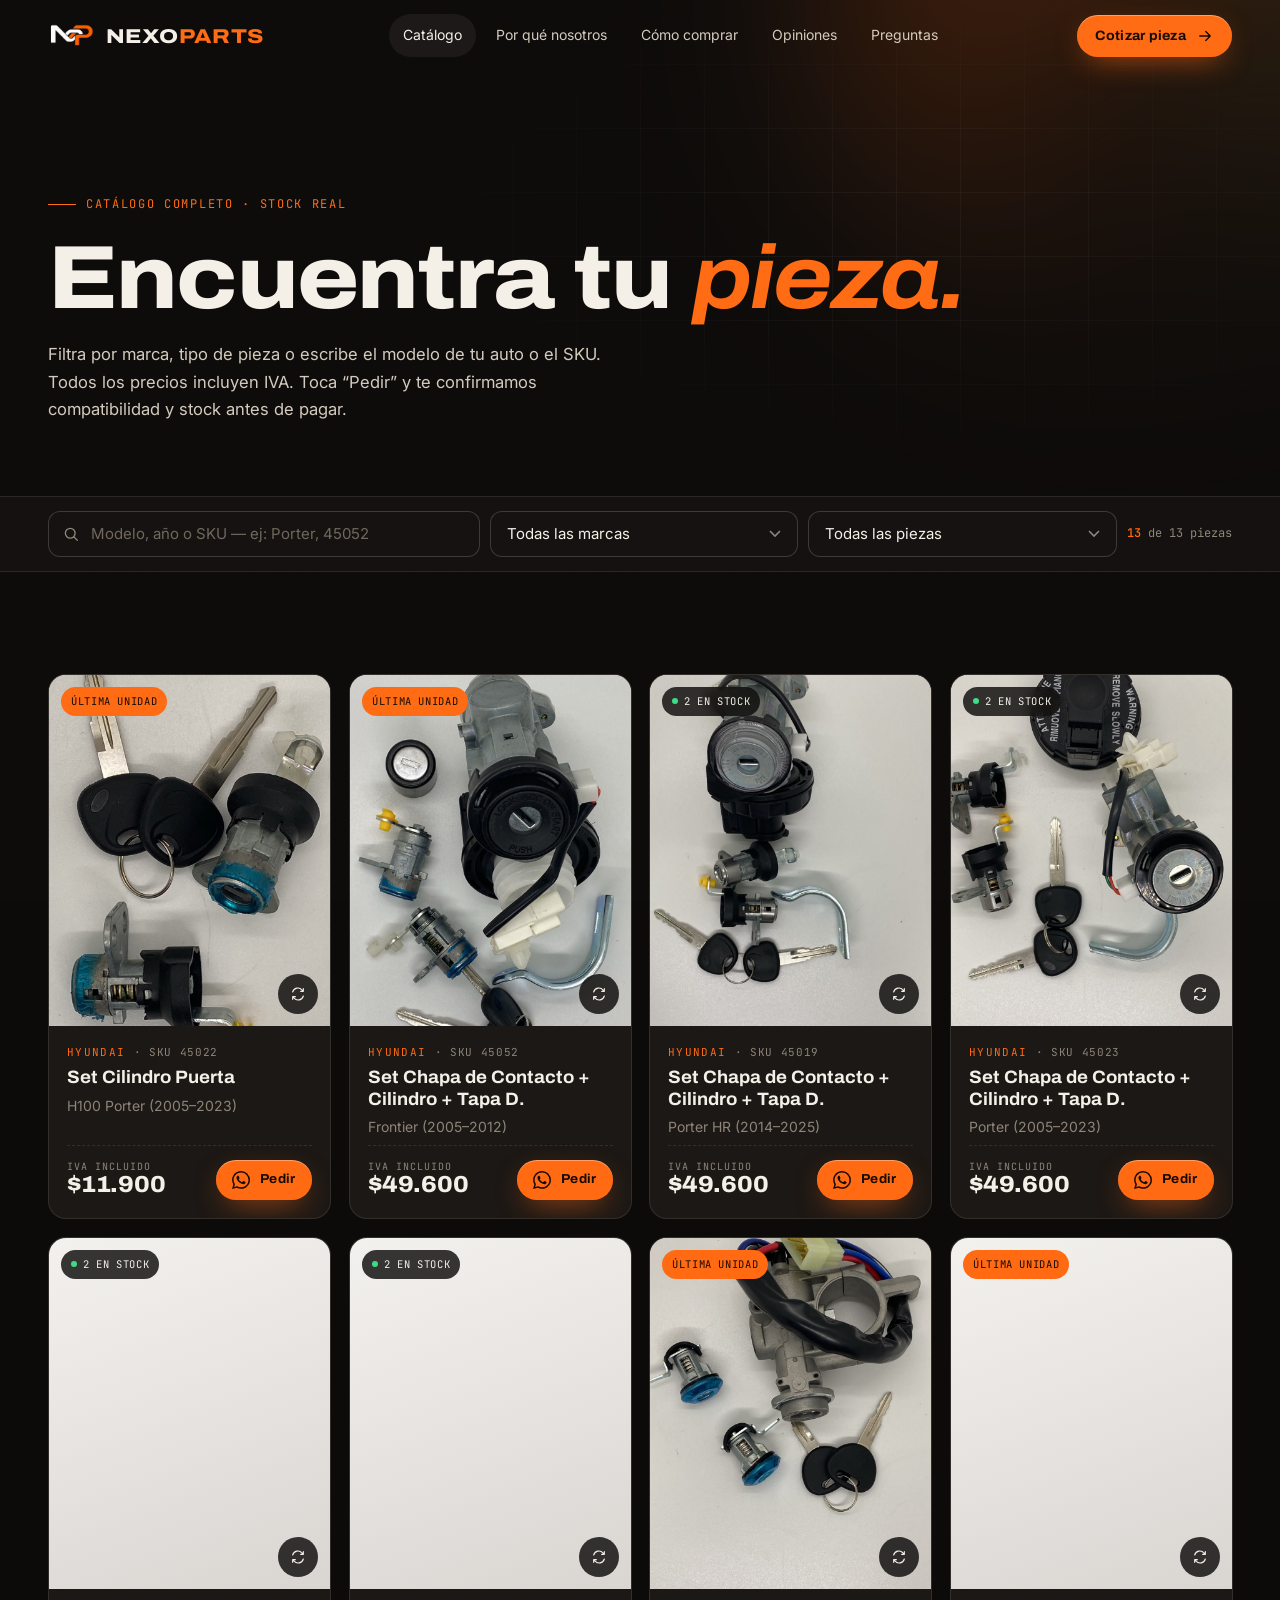
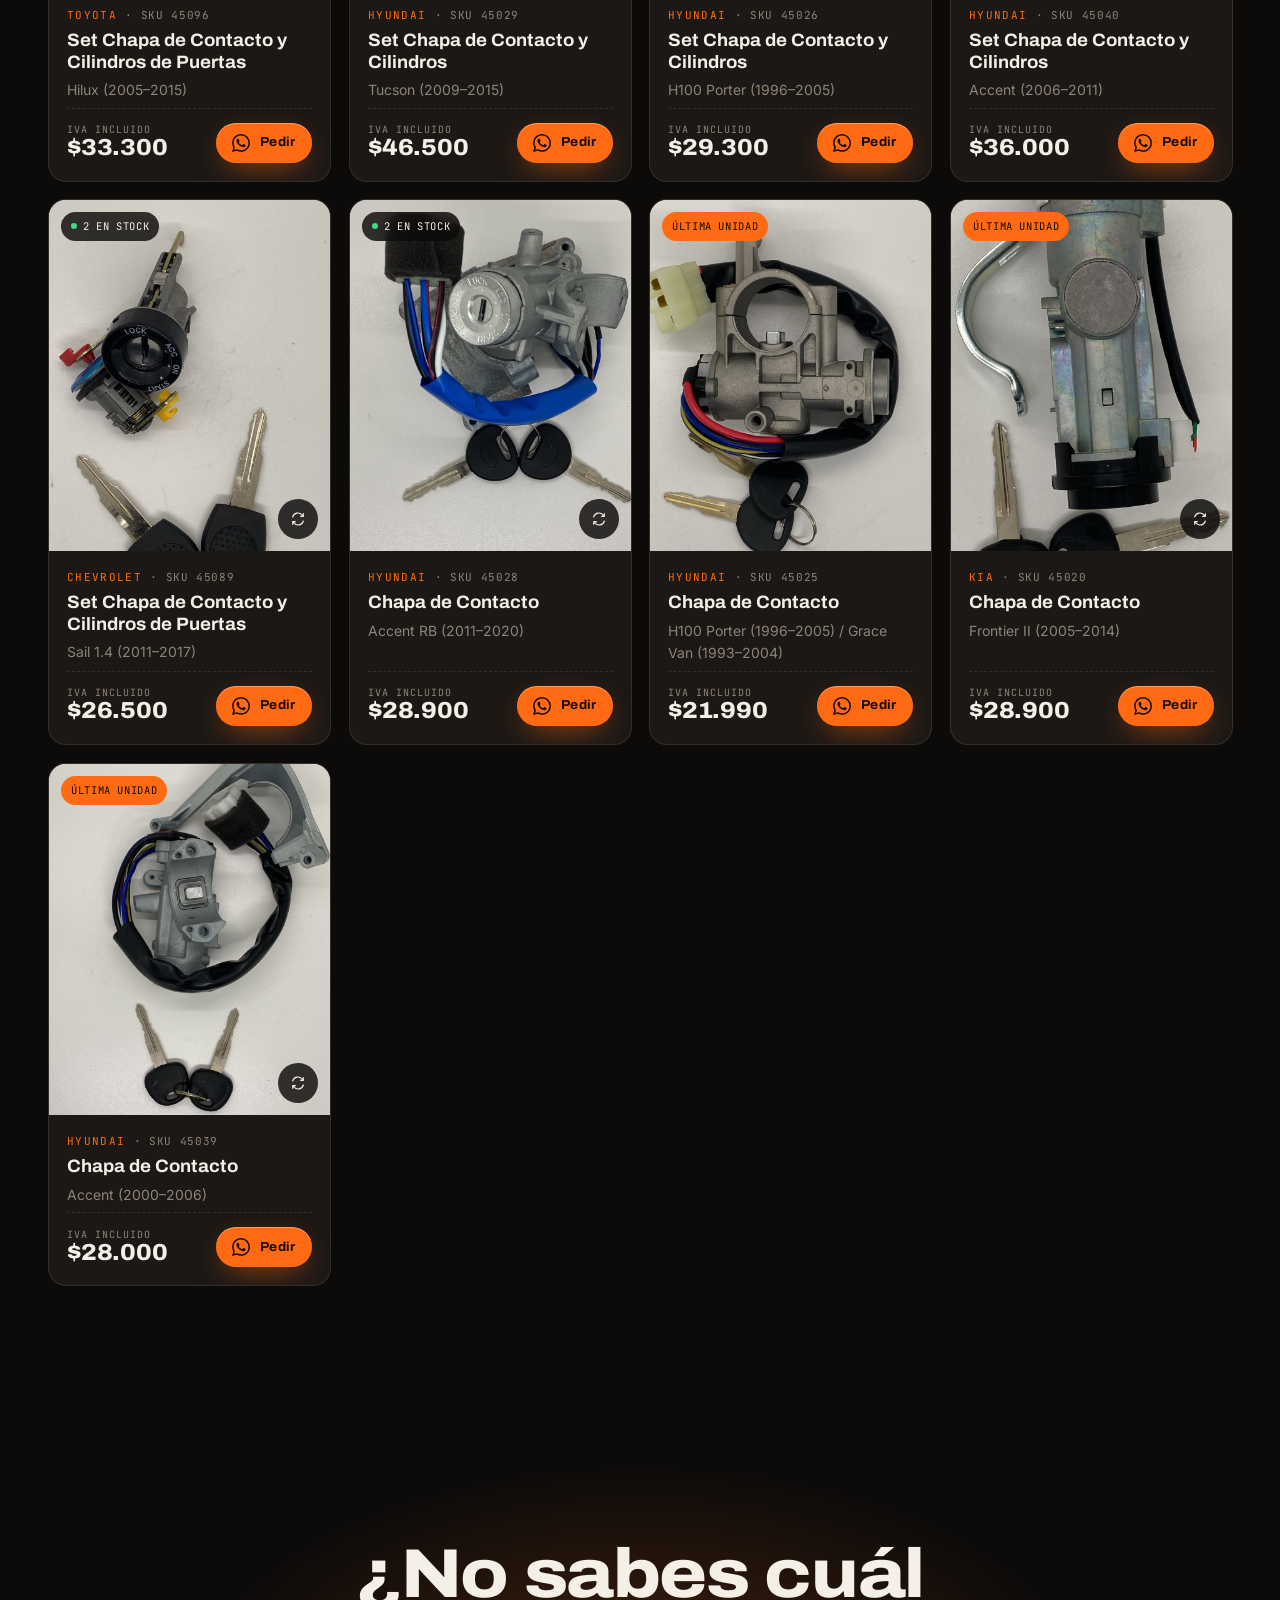
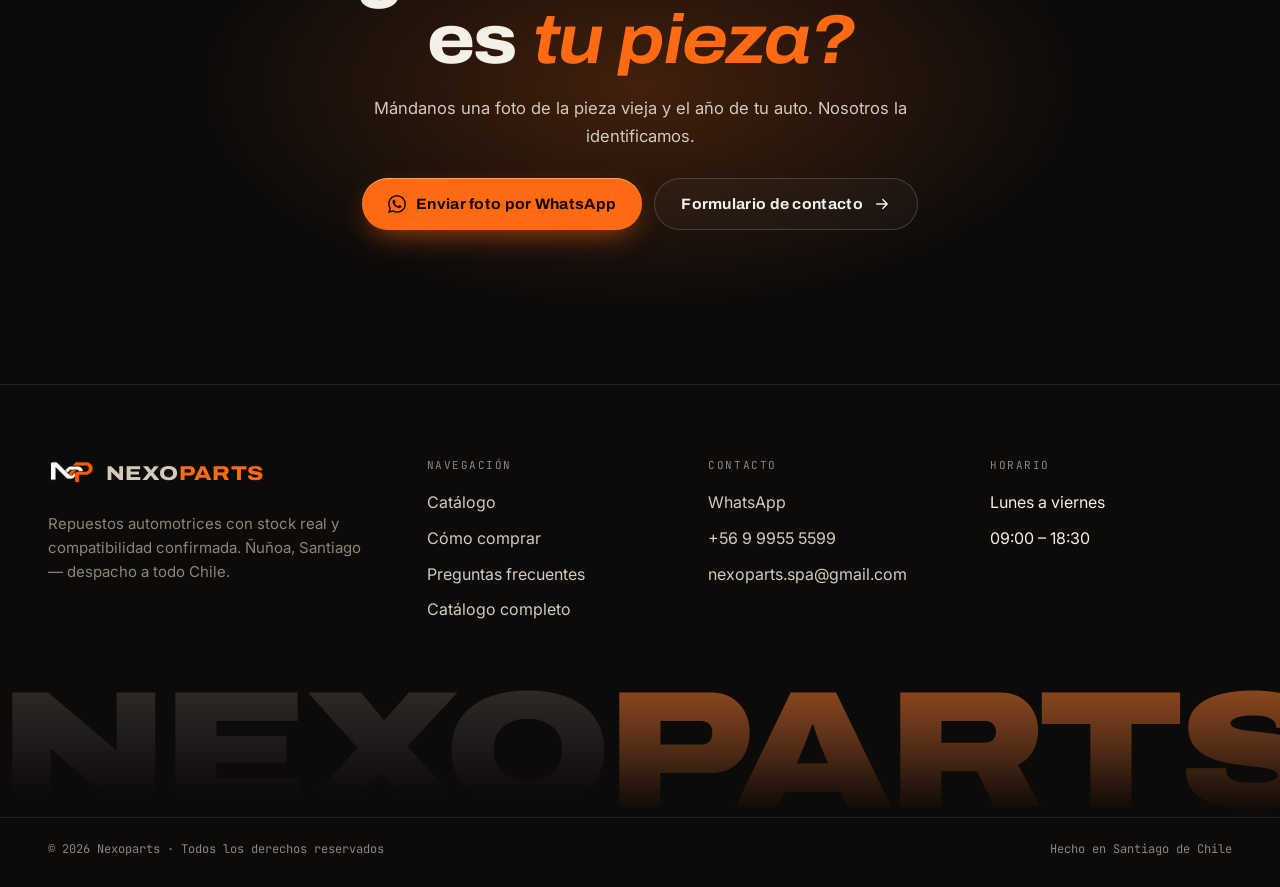
<file: catalogo.html>
<!DOCTYPE html>
<html lang="es-CL">
<head>
<meta charset="UTF-8">
<meta name="viewport" content="width=device-width, initial-scale=1, viewport-fit=cover">
<title>Catálogo de repuestos — Nexoparts</title>
<meta name="description" content="Busca chapas de contacto, cilindros y repuestos por marca, tipo de pieza o SKU. Fotos reales y stock verificado. Nexoparts, Santiago.">
<meta name="theme-color" content="#0D0B0A">
<meta property="og:title" content="Nexoparts — La pieza exacta, a la primera">
<meta property="og:description" content="Repuestos con stock real y compatibilidad confirmada. Ñuñoa, Santiago · Despacho a todo Chile.">
<meta property="og:image" content="images/productos/45052_1.jpeg">
<meta property="og:type" content="website">
<link rel="icon" type="image/png" href="images/favicon.png">
<link rel="preconnect" href="https://fonts.googleapis.com">
<link rel="preconnect" href="https://fonts.gstatic.com" crossorigin>
<link href="https://fonts.googleapis.com/css2?family=Archivo:ital,wdth,wght@0,62..125,400..900;1,62..125,400..900&family=Inter:wght@400;500;600&family=JetBrains+Mono:wght@400;500&display=swap" rel="stylesheet">
<link rel="stylesheet" href="styles.css?v=20261113c">
<script>document.documentElement.classList.add('js');</script>
<!-- Google AdSense -->
<script async src="https://pagead2.googlesyndication.com/pagead/js/adsbygoogle.js?client=ca-pub-5609970408853295"
     crossorigin="anonymous"></script>
</head>
<body>

<!-- Iconos (se reutilizan con <use href="#i-...">) -->
<svg width="0" height="0" style="position:absolute" aria-hidden="true">
  <symbol id="i-arrow" viewBox="0 0 24 24"><path d="M5 12h14M13 6l6 6-6 6" fill="none" stroke="currentColor" stroke-width="1.8" stroke-linecap="round" stroke-linejoin="round"/></symbol>
  <symbol id="i-wa" viewBox="0 0 24 24"><path fill="currentColor" d="M17.47 14.38c-.3-.15-1.76-.87-2.03-.97-.27-.1-.47-.15-.67.15-.2.3-.77.97-.94 1.16-.17.2-.35.22-.64.08-.3-.15-1.26-.46-2.39-1.48-.88-.79-1.48-1.76-1.65-2.06-.17-.3-.02-.46.13-.6.13-.14.3-.35.45-.52.15-.18.2-.3.3-.5.1-.2.05-.37-.03-.52-.07-.15-.67-1.61-.92-2.2-.24-.59-.49-.5-.67-.51h-.57c-.2 0-.52.07-.79.37-.27.3-1.04 1.02-1.04 2.48s1.07 2.88 1.21 3.07c.15.2 2.1 3.2 5.08 4.49.71.31 1.26.49 1.7.63.71.22 1.36.19 1.87.12.57-.09 1.76-.72 2-1.42.25-.69.25-1.29.18-1.41-.08-.13-.28-.2-.57-.35m-5.42 7.4h-.01a9.87 9.87 0 0 1-5.03-1.38l-.36-.21-3.74.98 1-3.65-.24-.37a9.86 9.86 0 0 1-1.51-5.26c0-5.45 4.44-9.88 9.89-9.88 2.64 0 5.12 1.03 6.99 2.9a9.83 9.83 0 0 1 2.89 6.99c0 5.45-4.44 9.88-9.88 9.88m8.41-18.3A11.82 11.82 0 0 0 12.05 0C5.5 0 .16 5.34.16 11.89c0 2.1.55 4.14 1.59 5.95L.06 24l6.3-1.65a11.88 11.88 0 0 0 5.69 1.45h.01c6.55 0 11.89-5.34 11.89-11.89a11.82 11.82 0 0 0-3.48-8.41z"/></symbol>
  <symbol id="i-check" viewBox="0 0 24 24"><path d="M20 6 9 17l-5-5" fill="none" stroke="currentColor" stroke-width="2" stroke-linecap="round" stroke-linejoin="round"/></symbol>
  <symbol id="i-shield" viewBox="0 0 24 24"><path d="M12 3 4 6v6c0 5 3.4 8.4 8 9 4.6-.6 8-4 8-9V6l-8-3z M8.5 12l2.5 2.5 4.5-5" fill="none" stroke="currentColor" stroke-width="1.7" stroke-linecap="round" stroke-linejoin="round"/></symbol>
  <symbol id="i-camera" viewBox="0 0 24 24"><path d="M3 8h3.5L8 5.5h8L17.5 8H21v11H3z" fill="none" stroke="currentColor" stroke-width="1.7" stroke-linejoin="round"/><circle cx="12" cy="13" r="3.5" fill="none" stroke="currentColor" stroke-width="1.7"/></symbol>
  <symbol id="i-truck" viewBox="0 0 24 24"><path d="M2 6h12v10H2zM14 10h4l3 3v3h-7z" fill="none" stroke="currentColor" stroke-width="1.7" stroke-linejoin="round"/><circle cx="6" cy="18" r="2" fill="var(--bg-2)" stroke="currentColor" stroke-width="1.7"/><circle cx="17" cy="18" r="2" fill="var(--bg-2)" stroke="currentColor" stroke-width="1.7"/></symbol>
  <symbol id="i-chat" viewBox="0 0 24 24"><path d="M4 5h16v11H9l-5 4z" fill="none" stroke="currentColor" stroke-width="1.7" stroke-linejoin="round"/><path d="M8 10h8M8 13h5" stroke="currentColor" stroke-width="1.7" stroke-linecap="round"/></symbol>
  <symbol id="i-search" viewBox="0 0 24 24"><circle cx="11" cy="11" r="6.5" fill="none" stroke="currentColor" stroke-width="1.8"/><path d="m16 16 4.5 4.5" stroke="currentColor" stroke-width="1.8" stroke-linecap="round"/></symbol>
  <symbol id="i-phone" viewBox="0 0 24 24"><path d="M5 3h4l2 5-2.5 1.5a11 11 0 0 0 6 6L16 13l5 2v4a2 2 0 0 1-2 2A16 16 0 0 1 3 5a2 2 0 0 1 2-2" fill="none" stroke="currentColor" stroke-width="1.7" stroke-linejoin="round"/></symbol>
  <symbol id="i-mail" viewBox="0 0 24 24"><path d="M3 5h18v14H3z" fill="none" stroke="currentColor" stroke-width="1.7" stroke-linejoin="round"/><path d="m3 6 9 7 9-7" fill="none" stroke="currentColor" stroke-width="1.7" stroke-linejoin="round"/></symbol>
  <symbol id="i-clock" viewBox="0 0 24 24"><circle cx="12" cy="12" r="8.5" fill="none" stroke="currentColor" stroke-width="1.7"/><path d="M12 7.5V12l3 2" fill="none" stroke="currentColor" stroke-width="1.7" stroke-linecap="round"/></symbol>
  <symbol id="i-pin" viewBox="0 0 24 24"><path d="M12 21s7-6.2 7-11.5A7 7 0 0 0 5 9.5C5 14.8 12 21 12 21z" fill="none" stroke="currentColor" stroke-width="1.7" stroke-linejoin="round"/><circle cx="12" cy="9.5" r="2.5" fill="none" stroke="currentColor" stroke-width="1.7"/></symbol>
  <symbol id="i-key" viewBox="0 0 24 24"><circle cx="7.5" cy="12" r="4" fill="none" stroke="currentColor" stroke-width="1.7"/><path d="M11.5 12H21M17 12v3M20 12v2" fill="none" stroke="currentColor" stroke-width="1.7" stroke-linecap="round"/></symbol>
  <symbol id="i-box" viewBox="0 0 24 24"><path d="m12 3 8 4.5v9L12 21l-8-4.5v-9z M4 7.5l8 4.5 8-4.5 M12 12v9" fill="none" stroke="currentColor" stroke-width="1.7" stroke-linejoin="round"/></symbol>
  <symbol id="i-star" viewBox="0 0 24 24"><path fill="currentColor" d="m12 2.8 2.8 5.8 6.3.9-4.6 4.4 1.1 6.3L12 17.2l-5.6 3 1.1-6.3L2.9 9.5l6.3-.9z"/></symbol>
  <symbol id="i-swap" viewBox="0 0 24 24"><path d="M4 9a8 8 0 0 1 14-3l2 2M20 15a8 8 0 0 1-14 3l-2-2M20 4v4h-4M4 20v-4h4" fill="none" stroke="currentColor" stroke-width="1.7" stroke-linecap="round" stroke-linejoin="round"/></symbol>
</svg>

<div class="grain" aria-hidden="true"></div>
<div class="progress" aria-hidden="true"><span id="progressBar"></span></div>

<!-- ============ CABECERA ============ -->
<header class="header" id="header">
  <div class="wrap header-inner">
    <a href="index.html#top" class="brand" aria-label="Nexoparts, ir al inicio">
      <img src="images/logo-sm.png" alt="" width="46" height="31">
      <span class="brand-word">NEXO<b>PARTS</b></span>
    </a>
    <nav class="nav" aria-label="Principal">
      <a href="catalogo.html" class="is-active" aria-current="page">Catálogo</a>
      <a href="index.html#confianza">Por qué nosotros</a>
      <a href="index.html#como-comprar">Cómo comprar</a>
      <a href="index.html#opiniones">Opiniones</a>
      <a href="index.html#preguntas">Preguntas</a>
    </nav>
    <div style="display:flex;gap:10px;align-items:center">
      <a href="index.html#contacto" class="btn btn--primary btn--sm header-cta" data-magnetic>Cotizar pieza <svg class="arrow"><use href="#i-arrow"/></svg></a>
      <button class="burger" id="burger" aria-label="Abrir menú" aria-expanded="false" aria-controls="mobileMenu"><span></span></button>
    </div>
  </div>
</header>

<nav class="mobile-menu" id="mobileMenu" aria-label="Menú móvil">
  <a class="mm-link" href="catalogo.html"><small>01</small>Catálogo</a>
  <a class="mm-link" href="index.html#confianza"><small>02</small>Por qué nosotros</a>
  <a class="mm-link" href="index.html#como-comprar"><small>03</small>Cómo comprar</a>
  <a class="mm-link" href="index.html#preguntas"><small>04</small>Preguntas</a>
  <a class="mm-link" href="index.html#contacto"><small>05</small>Contacto</a>
  <div class="mm-foot">
    <a class="btn btn--primary btn--block" href="https://wa.me/56999555599" target="_blank" rel="noopener"><svg><use href="#i-wa"/></svg> Escríbenos por WhatsApp</a>
    <p class="mono muted" style="font-size:12px;text-align:center">Lun–Vie 09:00–18:30 · Ñuñoa, Santiago</p>
  </div>
</nav>

<main id="top">
<section class="page-hero">
  <div class="hero-mesh" aria-hidden="true"></div>
  <div class="hero-grid" aria-hidden="true"></div>
  <div class="wrap">
    <span class="kicker">Catálogo completo · stock real</span>
    <h1 class="h-display">Encuentra tu <span class="em-accent">pieza.</span></h1>
    <p class="lead">Filtra por marca, tipo de pieza o escribe el modelo de tu auto o el SKU. Todos los precios incluyen IVA. Toca “Pedir” y te confirmamos compatibilidad y stock antes de pagar.</p>
  </div>
</section>

<div class="toolbar">
  <div class="wrap">
    <label class="search"><span class="sr-only">Buscar por modelo, año o SKU</span><svg><use href="#i-search"/></svg><input class="input" id="fQ" type="search" placeholder="Modelo, año o SKU — ej: Porter, 45052" autocomplete="off"></label>
    <label><span class="sr-only">Marca</span><select class="input" id="fMarca" data-fill="brands"><option value="">Todas las marcas</option></select></label>
    <label><span class="sr-only">Tipo de pieza</span><select class="input" id="fCat" data-fill="cats"><option value="">Todas las piezas</option></select></label>
    <span class="count" id="resultCount" aria-live="polite"></span>
  </div>
</div>

<section class="section--tight">
  <div class="wrap">
    <div class="pgrid" id="fullGrid">
      <noscript><p class="muted">Para ver el catálogo activa JavaScript o escríbenos por <a href="https://wa.me/56999555599" style="color:var(--accent)">WhatsApp</a>.</p></noscript>
    </div>
    <div class="empty" id="emptyState">
      <h3>No encontramos esa pieza en el catálogo</h3>
      <p>Puede que la tengamos igual. Escríbenos con marca, modelo y año y te respondemos.</p>
      <div style="display:flex;flex-wrap:wrap;gap:10px;justify-content:center">
        <button type="button" class="btn btn--ghost" id="resetFilters">Limpiar filtros</button>
        <a class="btn btn--primary" href="https://wa.me/56999555599?text=Hola%20Nexoparts%2C%20busco%20una%20pieza%20que%20no%20encuentro%20en%20el%20cat%C3%A1logo%3A%20" target="_blank" rel="noopener"><svg><use href="#i-wa"/></svg> Preguntar por WhatsApp</a>
      </div>
    </div>
  </div>
</section>

<!-- ============ ESPACIO PUBLICITARIO 4 ============ -->
<!-- Para activarlo: crea un "Anuncio de display" en AdSense y pega su número en data-ad-slot. Mientras esté vacío, este espacio no se muestra. -->
<aside class="ad-slot" aria-label="Publicidad">
  <div class="wrap">
    <div class="ad-box">
      <span class="ad-label">Publicidad</span>
      <ins class="adsbygoogle" style="display:block" data-ad-client="ca-pub-5609970408853295" data-ad-slot="" data-ad-format="auto" data-full-width-responsive="true"></ins>
    </div>
  </div>
</aside>

<section class="final-cta">
  <div class="wrap">
    <h2 class="h-display h2 rv">¿No sabes cuál es <span class="em-accent">tu pieza?</span></h2>
    <p class="lead rv" data-d="1">Mándanos una foto de la pieza vieja y el año de tu auto. Nosotros la identificamos.</p>
    <div class="hero-actions rv" data-d="2">
      <a href="https://wa.me/56999555599?text=Hola%20Nexoparts%2C%20les%20mando%20foto%20de%20mi%20pieza.%20Mi%20auto%20es%3A%20" target="_blank" rel="noopener" class="btn btn--primary" data-magnetic><svg><use href="#i-wa"/></svg> Enviar foto por WhatsApp</a>
      <a href="index.html#contacto" class="btn btn--ghost" data-magnetic>Formulario de contacto <svg class="arrow"><use href="#i-arrow"/></svg></a>
    </div>
  </div>
</section>
</main>

<!-- ============ PIE ============ -->
<footer class="footer">
  <div class="wrap footer-grid">
    <div class="footer-about">
      <a href="index.html#top" class="brand"><img src="images/logo-sm.png" alt="" width="46" height="31"><span class="brand-word">NEXO<b>PARTS</b></span></a>
      <p>Repuestos automotrices con stock real y compatibilidad confirmada. Ñuñoa, Santiago — despacho a todo Chile.</p>
    </div>
    <div>
      <h4>Navegación</h4>
      <ul>
        <li><a href="index.html#catalogo">Catálogo</a></li>
        <li><a href="index.html#como-comprar">Cómo comprar</a></li>
        <li><a href="index.html#preguntas">Preguntas frecuentes</a></li>
        <li><a href="catalogo.html">Catálogo completo</a></li>
      </ul>
    </div>
    <div>
      <h4>Contacto</h4>
      <ul>
        <li><a href="https://wa.me/56999555599" target="_blank" rel="noopener">WhatsApp</a></li>
        <li><a href="tel:+56999555599">+56 9 9955 5599</a></li>
        <li><a href="mailto:nexoparts.spa@gmail.com">nexoparts.spa@gmail.com</a></li>
      </ul>
    </div>
    <div>
      <h4>Horario</h4>
      <ul>
        <li>Lunes a viernes</li>
        <li>09:00 – 18:30</li>
      </ul>
    </div>
  </div>
  <div class="footer-word" aria-hidden="true">NEXO<b>PARTS</b></div>
  <div class="wrap footer-bottom">
    <span>© <span id="year">2026</span> Nexoparts · Todos los derechos reservados</span>
    <span>Hecho en Santiago de Chile</span>
  </div>
</footer>

<a class="wa-float" id="waFloat" href="https://wa.me/56999555599?text=Hola%20Nexoparts%2C%20busco%20un%20repuesto." target="_blank" rel="noopener" aria-label="Escríbenos por WhatsApp"><svg><use href="#i-wa"/></svg></a>

<script defer src="lib/gsap.min.js"></script>
<script defer src="lib/ScrollTrigger.min.js"></script>
<script defer src="products.js?v=20261113c"></script>
<script defer src="main.js?v=20261113c"></script>
</body>
</html>
</file>
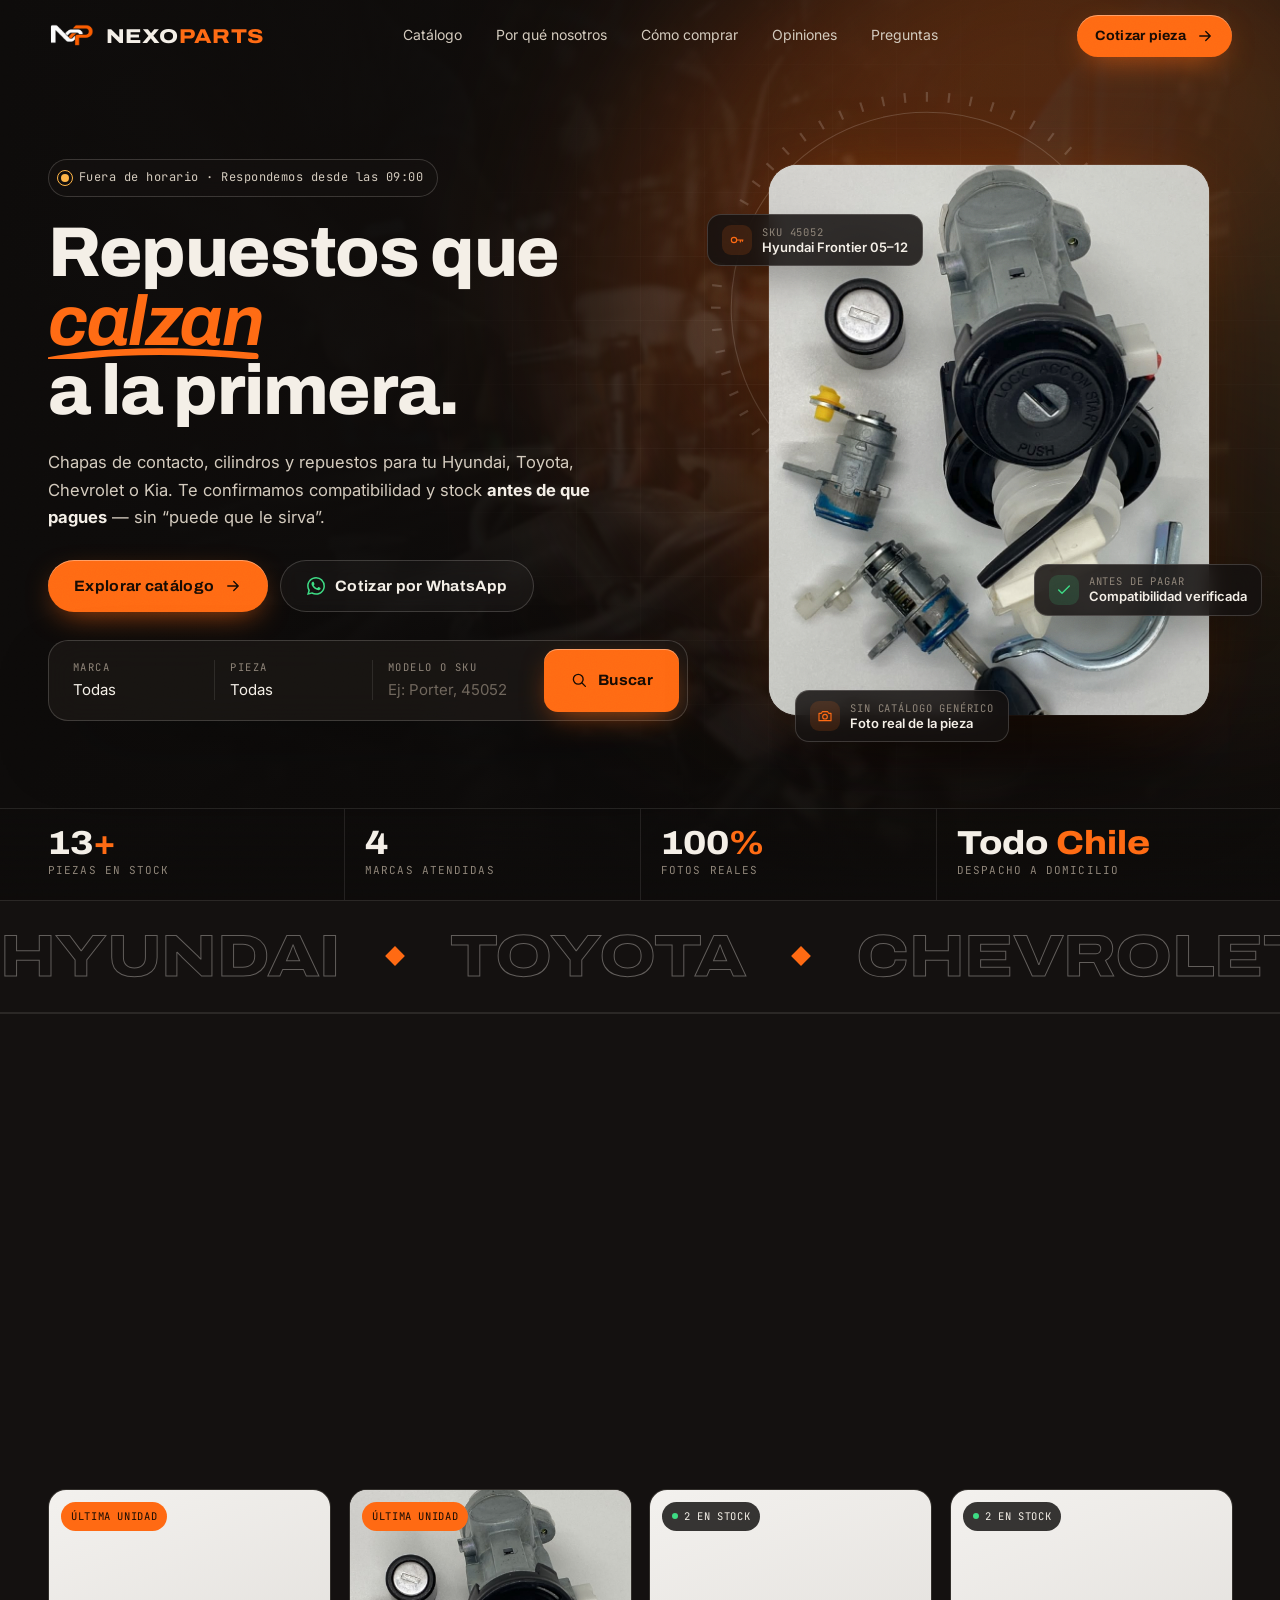
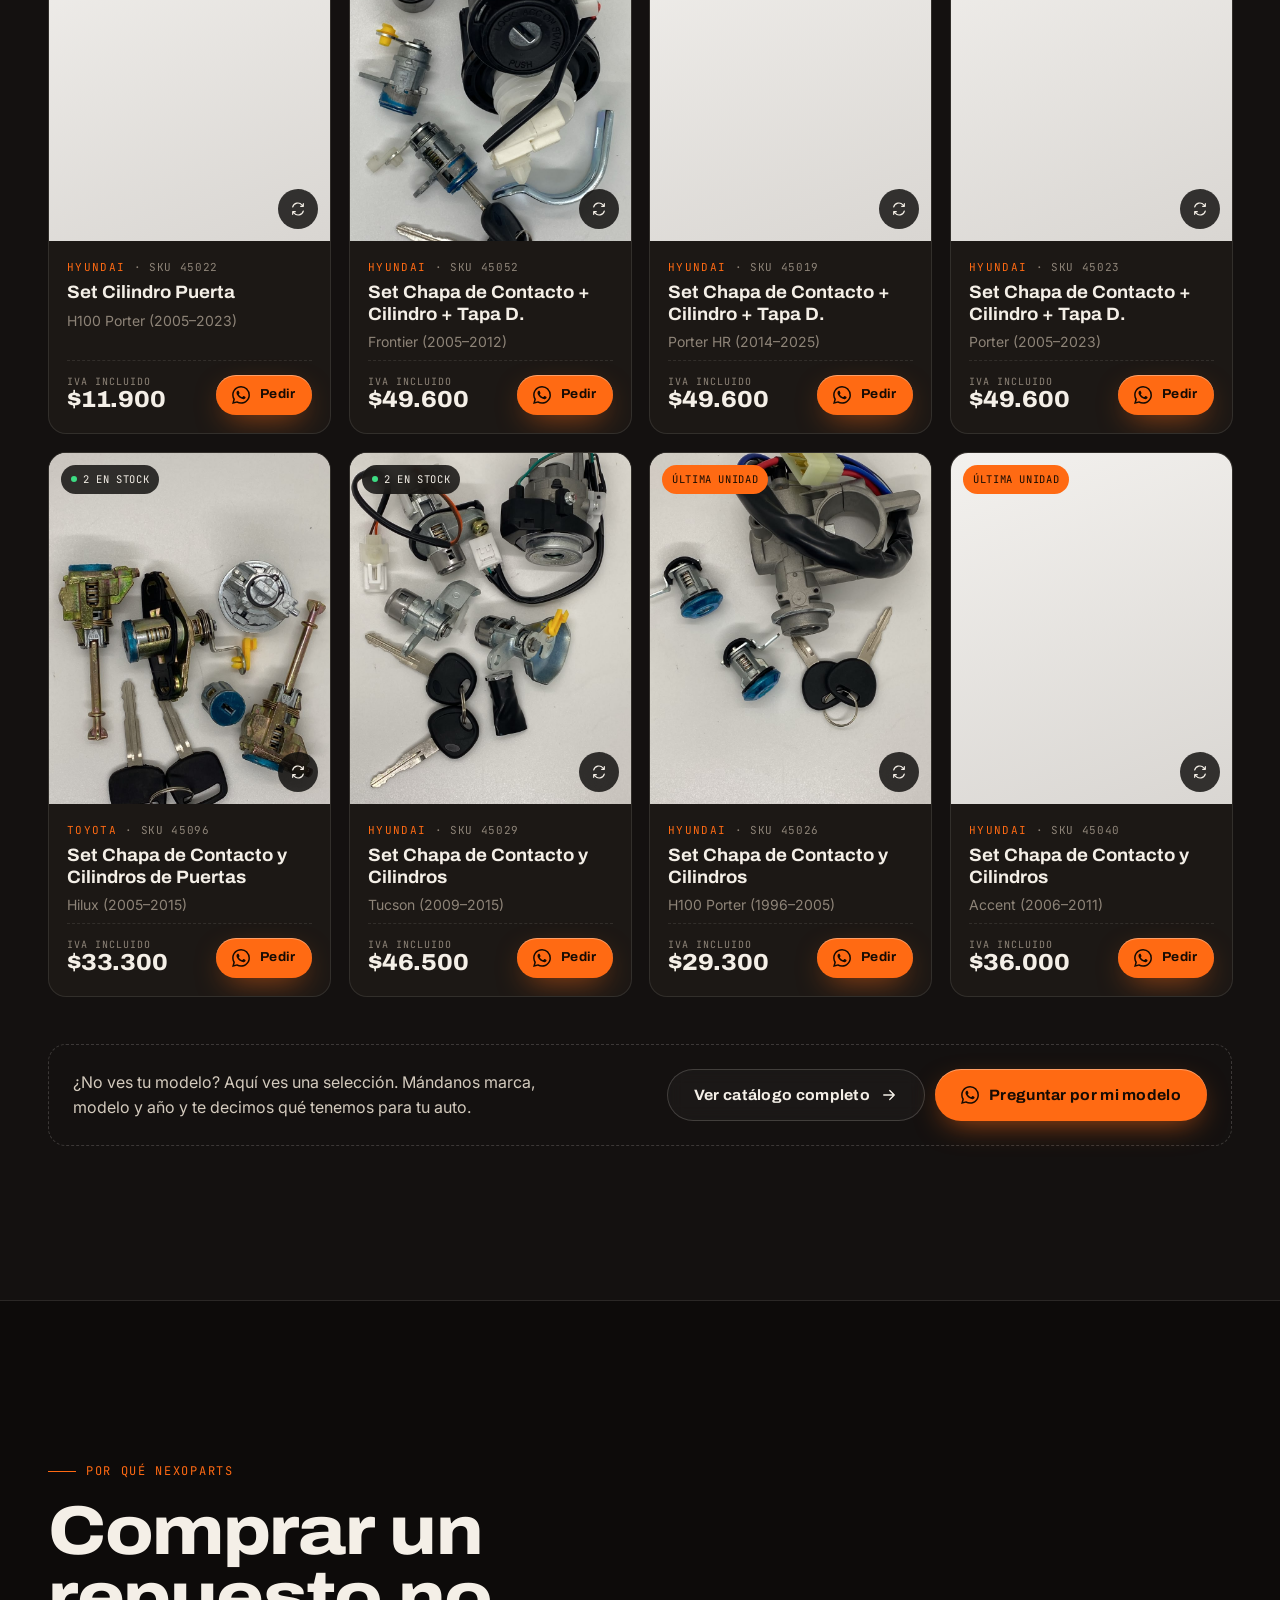
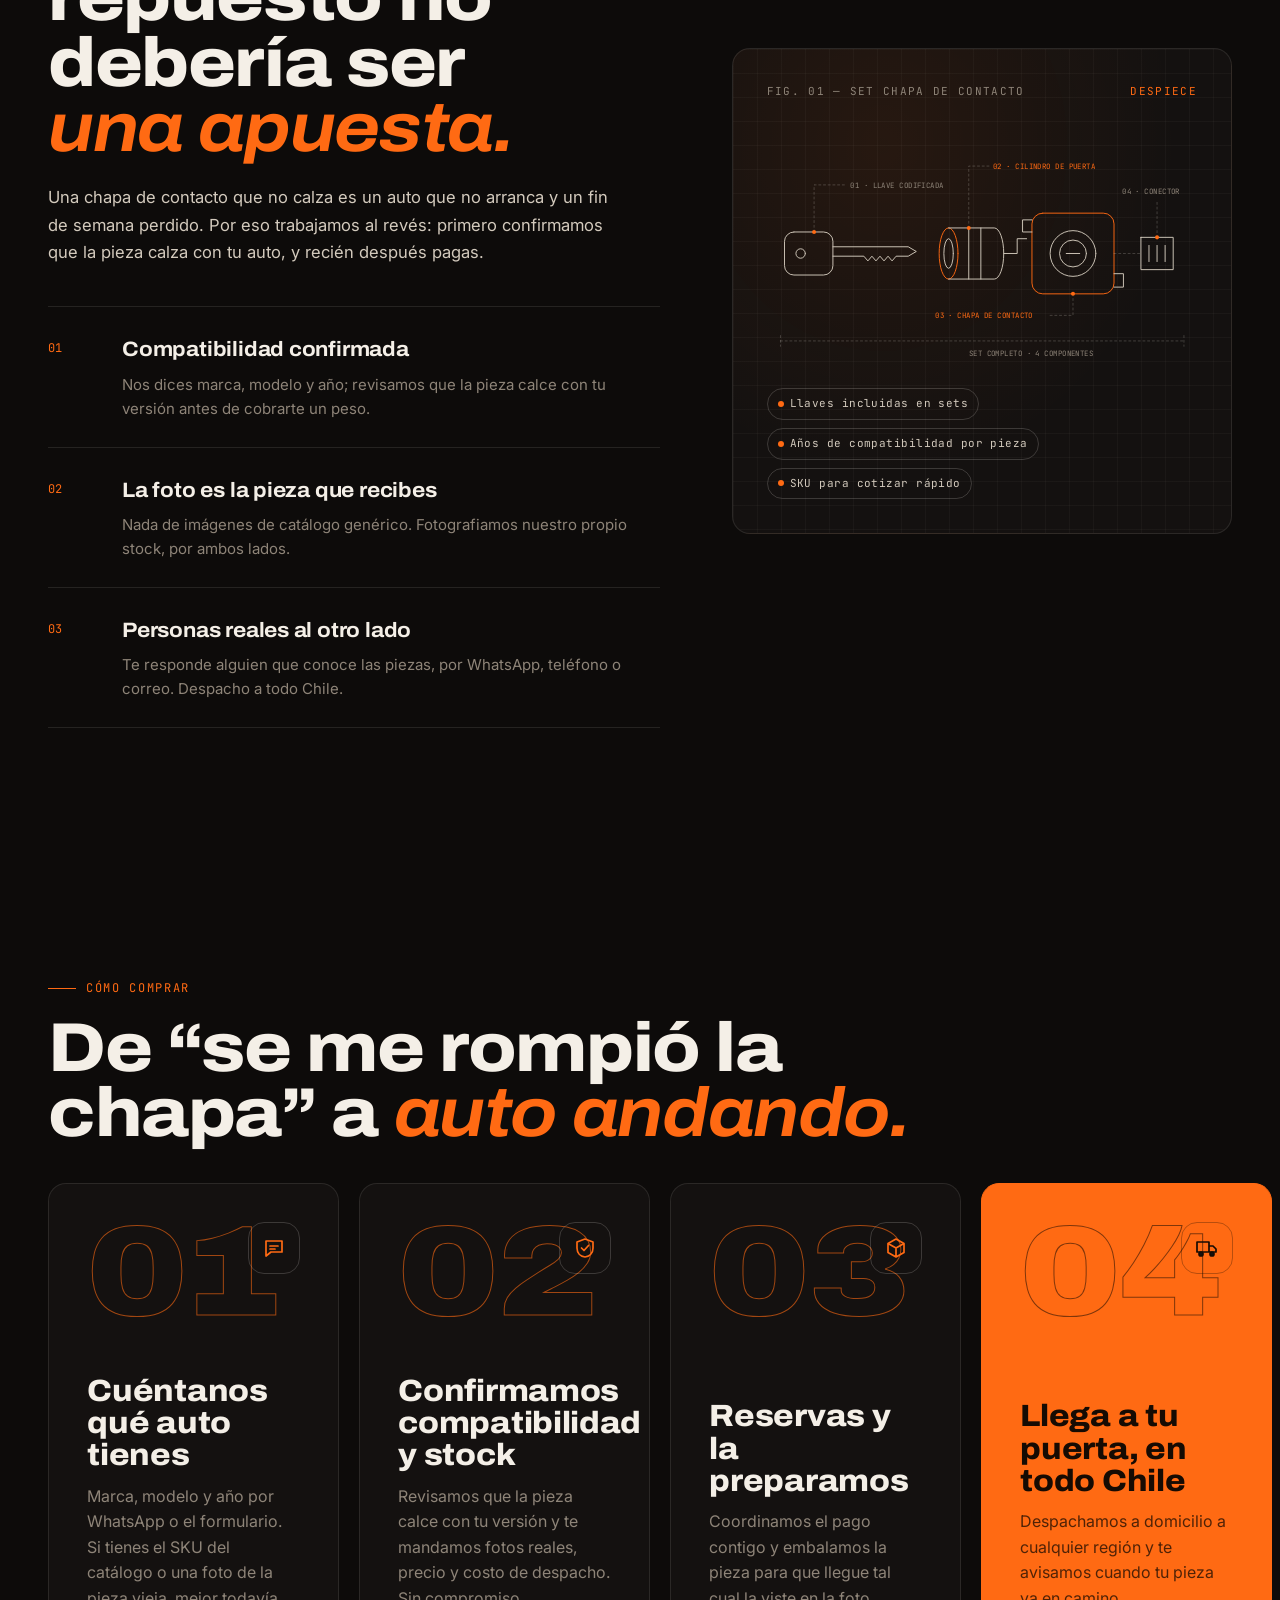
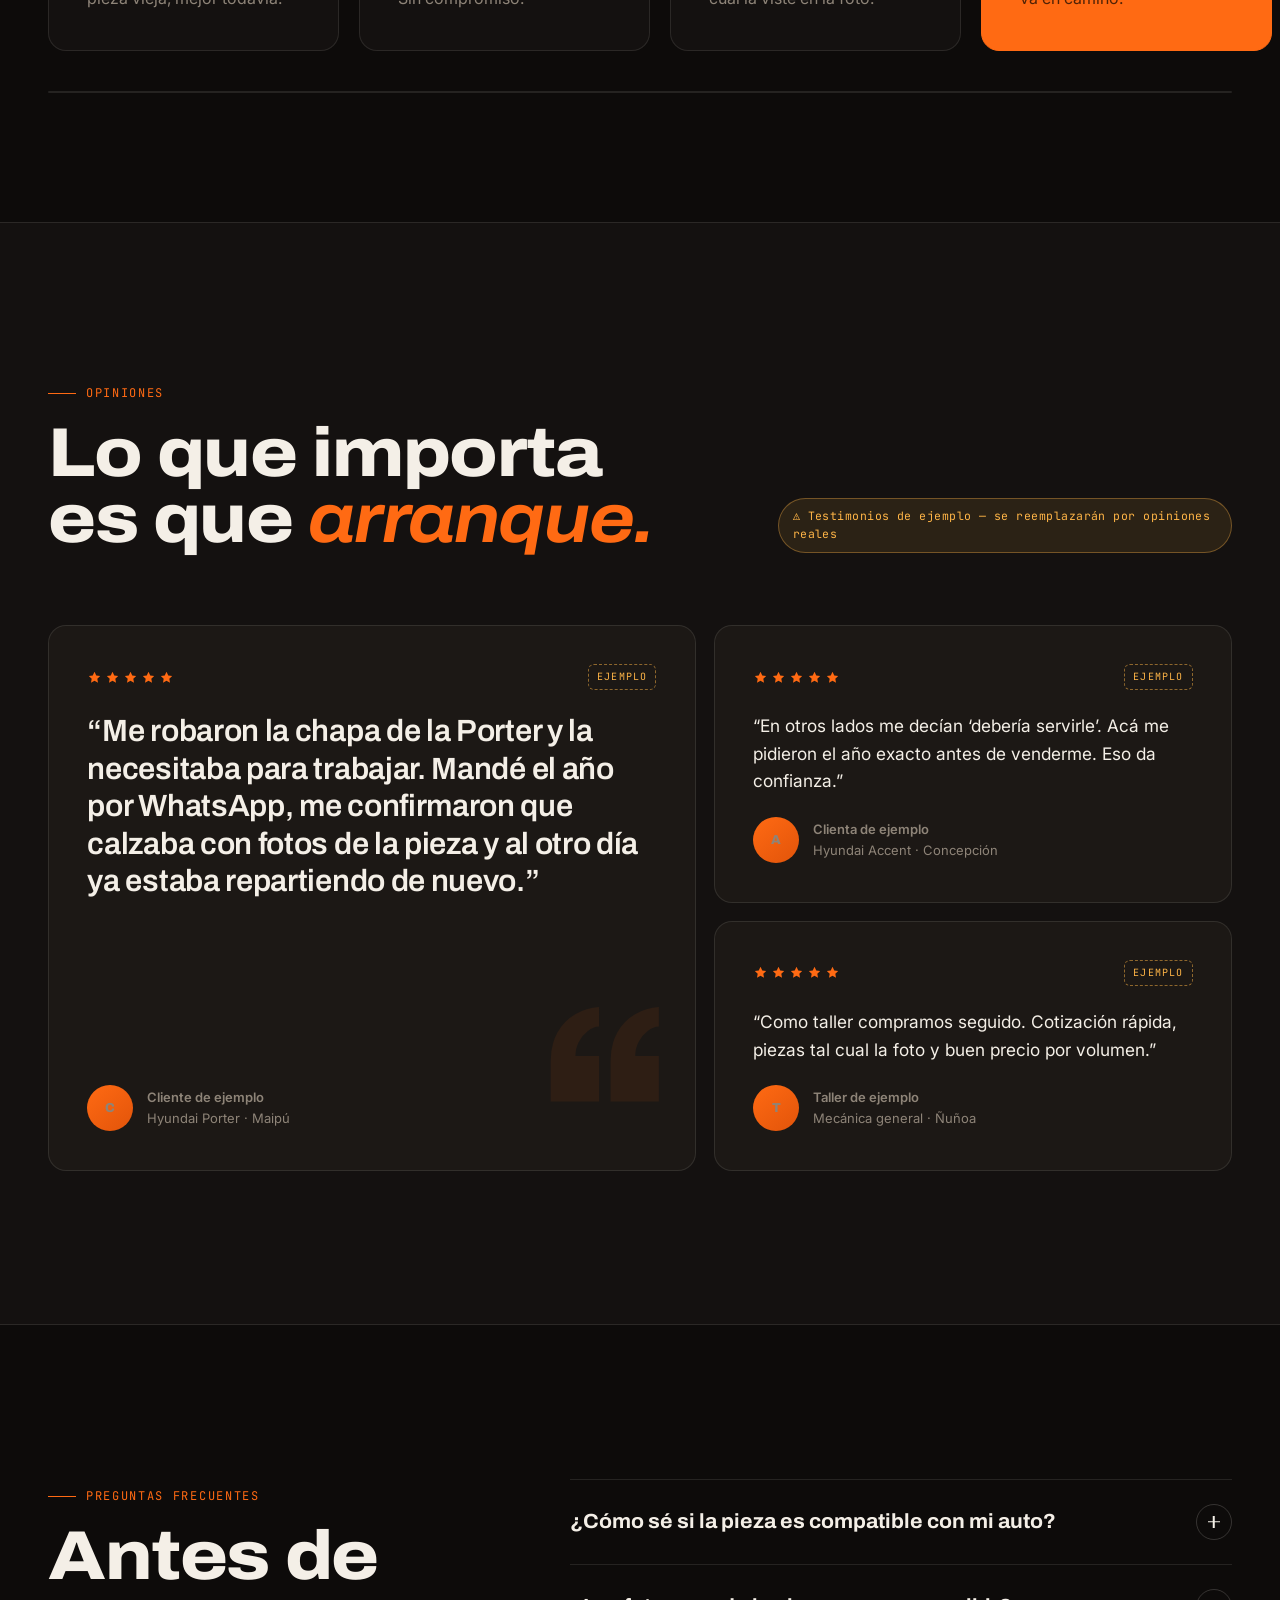
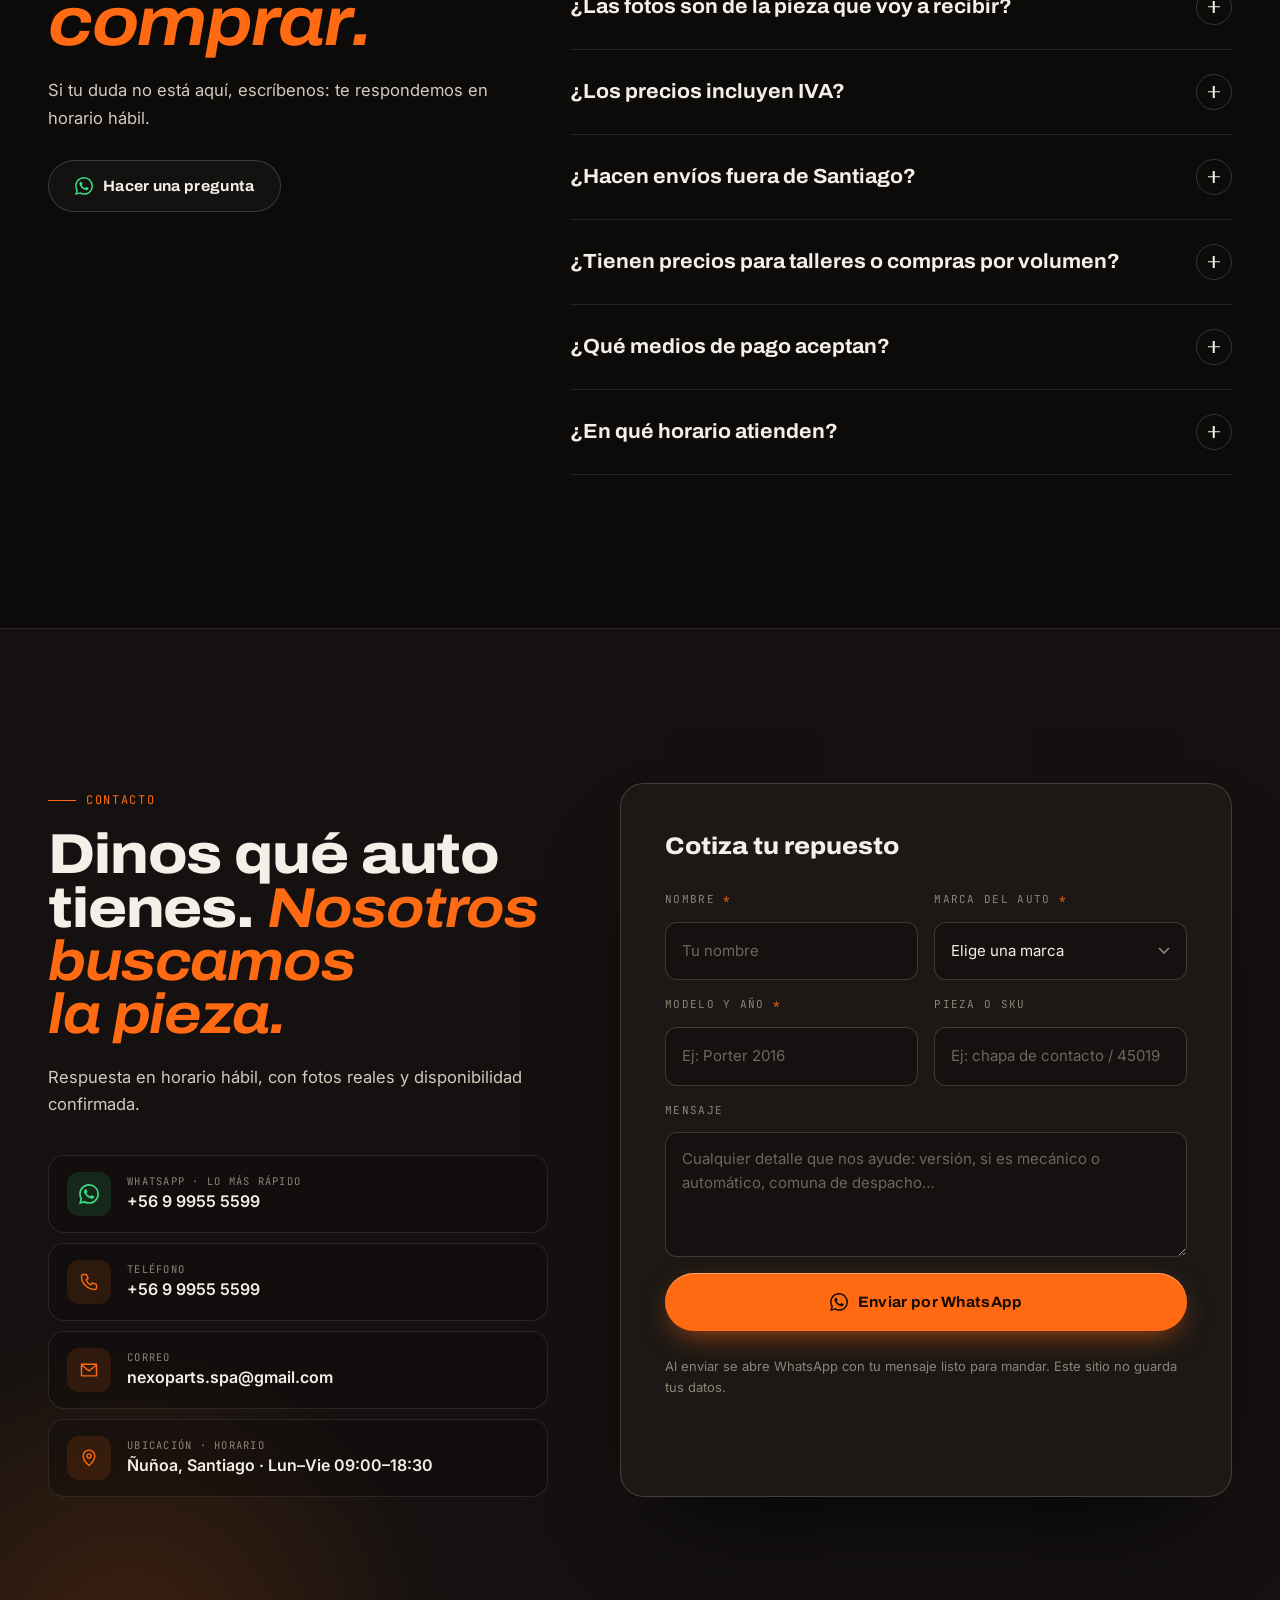
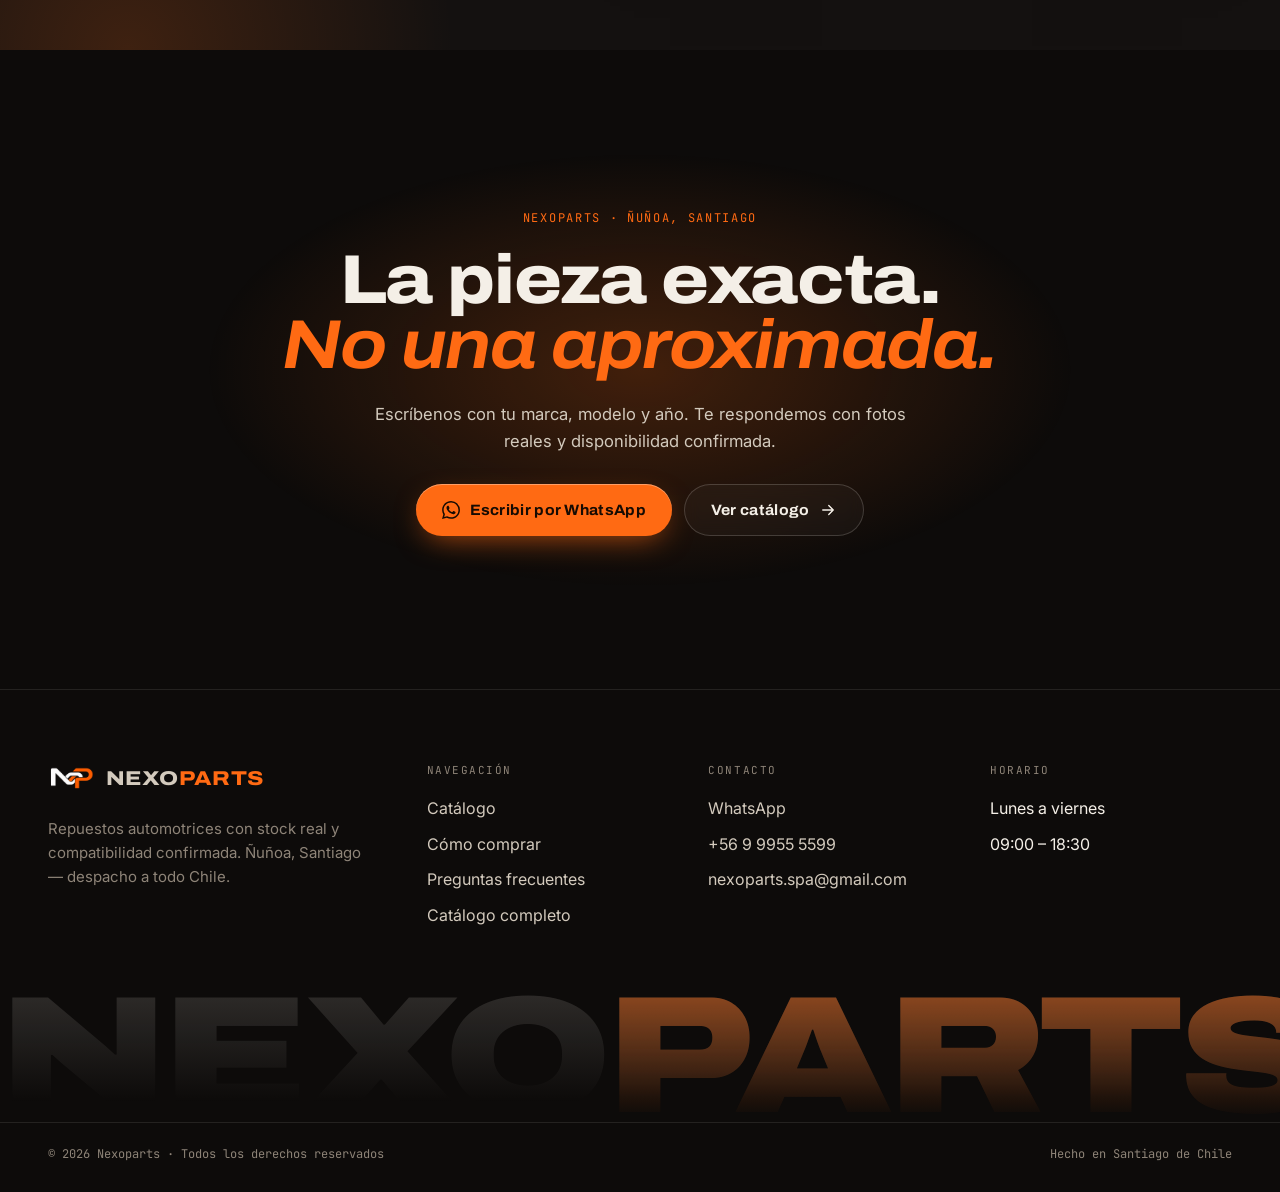
<file: contacto.html>
<!DOCTYPE html>
<html lang="es-CL">
<head>
<meta charset="UTF-8">
<meta name="viewport" content="width=device-width, initial-scale=1">
<title>Contacto — Nexoparts</title>
<meta http-equiv="refresh" content="0; url=index.html#contacto">
<link rel="canonical" href="index.html#contacto">
<style>body{background:#0D0B0A;color:#F4EFE7;font-family:system-ui,sans-serif;display:grid;place-items:center;min-height:100vh;margin:0}a{color:#FF6A13}</style>
</head>
<body>
<p>Te llevamos a <a href="index.html#contacto">Contacto</a>…</p>
<script>location.replace("index.html#contacto");</script>
</body>
</html>
</file>
<file: styles.css>
/* =========================================================================
   NEXOPARTS — Hoja de estilos
   Estilo: oscuro cálido + naranja de marca. Un solo archivo, por secciones.
   ========================================================================= */

/* ---------- 1. Tokens ---------- */
@property --mesh-angle { syntax: "<angle>"; inherits: false; initial-value: 0deg; }

:root {
  --bg:      #0D0B0A;
  --bg-2:    #141110;
  --bg-3:    #1C1815;
  --bg-4:    #25201C;
  --ink:     #F4EFE7;
  --ink-2:   #D3CABD;
  --mute:    #8E8478;
  --line:    rgba(244, 239, 231, .10);
  --line-2:  rgba(244, 239, 231, .18);
  --accent:  #FF6A13;
  --accent-2:#E2540A;
  --amber:   #FFB547;
  --ok:      #3DDC84;
  --studio:  #ECEAE7;
  --studio-2:#D9D6D2;

  --f-display: "Archivo", "Arial Narrow", sans-serif;
  --f-body: "Inter", system-ui, sans-serif;
  --f-mono: "JetBrains Mono", ui-monospace, monospace;

  --ease-out: cubic-bezier(.16, 1, .3, 1);
  --ease-io: cubic-bezier(.65, 0, .35, 1);
  --radius: 18px;
  --radius-sm: 10px;
  --gutter: clamp(16px, 4vw, 48px);
  --maxw: 1320px;
  --header-h: 72px;
}

/* ---------- 2. Reset ---------- */
*, *::before, *::after { box-sizing: border-box; }
html { -webkit-text-size-adjust: 100%; scroll-behavior: smooth; scroll-padding-top: calc(var(--header-h) + 12px); }
html, body { overflow-x: clip; }
body {
  margin: 0; background: var(--bg); color: var(--ink);
  font-family: var(--f-body); font-size: 16px; line-height: 1.6;
  -webkit-font-smoothing: antialiased; -moz-osx-font-smoothing: grayscale;
  text-rendering: optimizeLegibility;
}
img, svg { display: block; max-width: 100%; }
img { height: auto; }
a { color: inherit; text-decoration: none; }
button, input, select, textarea { font: inherit; color: inherit; }
button { cursor: pointer; background: none; border: 0; padding: 0; }
h1, h2, h3, h4, p, figure, blockquote, ul, ol, dl, dd { margin: 0; }
ul, ol { list-style: none; padding: 0; }
::selection { background: var(--accent); color: #140a03; }
:focus-visible { outline: 2px solid var(--accent); outline-offset: 3px; border-radius: 6px; }
.sr-only { position: absolute; width: 1px; height: 1px; padding: 0; margin: -1px; overflow: hidden; clip: rect(0 0 0 0); white-space: nowrap; border: 0; }

/* ---------- 3. Layout helpers ---------- */
.wrap { width: 100%; max-width: var(--maxw); margin-inline: auto; padding-inline: var(--gutter); }
.section { position: relative; padding-block: clamp(80px, 12vw, 160px); }
.section--tight { padding-block: clamp(56px, 8vw, 104px); }

.kicker {
  display: inline-flex; align-items: center; gap: 10px;
  font-family: var(--f-mono); font-size: 12px; letter-spacing: .14em; text-transform: uppercase;
  color: var(--accent);
}
.kicker::before { content: ""; width: 28px; height: 1px; background: currentColor; }
.kicker--plain::before { display: none; }

.h-display {
  font-family: var(--f-display); font-weight: 800; font-stretch: 112%;
  font-variation-settings: "wdth" 112;
  letter-spacing: -.02em; line-height: .95; text-wrap: balance;
}
.h2 { font-size: clamp(2.2rem, 5.4vw, 4.6rem); }
.h3 { font-size: clamp(1.3rem, 2vw, 1.6rem); line-height: 1.1; }
.em-accent { color: var(--accent); font-style: italic; font-weight: 700; }
.lead { color: var(--ink-2); font-size: clamp(1.02rem, 1.3vw, 1.18rem); line-height: 1.65; max-width: 56ch; }
.muted { color: var(--mute); }
.mono { font-family: var(--f-mono); }

.section-head { display: grid; gap: 22px; margin-bottom: clamp(40px, 6vw, 72px); }
.section-head--split { grid-template-columns: 1fr; align-items: end; }
@media (min-width: 900px) { .section-head--split { grid-template-columns: 1.2fr .8fr; gap: 48px; } }

/* ---------- 4. Buttons ---------- */
.btn {
  --bx: 0px; --by: 0px;
  position: relative; display: inline-flex; align-items: center; justify-content: center; gap: 10px;
  min-height: 52px; padding: 0 26px; border-radius: 999px;
  font-family: var(--f-display); font-weight: 700; font-size: 15px; letter-spacing: .02em;
  font-variation-settings: "wdth" 105;
  transform: translate(var(--bx), var(--by));
  transition: transform .5s var(--ease-out), background-color .3s, color .3s, box-shadow .4s, border-color .3s;
  white-space: nowrap; isolation: isolate; overflow: hidden;
}
.btn svg { width: 18px; height: 18px; flex: none; transition: transform .4s var(--ease-out); }
.btn:hover svg.arrow { transform: translateX(4px); }
.btn--primary { background: var(--accent); color: #160b03; box-shadow: 0 10px 30px -10px rgba(255, 106, 19, .7), inset 0 1px 0 rgba(255,255,255,.35); }
.btn--primary::after {
  content: ""; position: absolute; inset: 0; z-index: -1;
  background: linear-gradient(110deg, transparent 30%, rgba(255,255,255,.45) 50%, transparent 70%);
  transform: translateX(-120%); transition: transform .9s var(--ease-out);
}
.btn--primary:hover { box-shadow: 0 18px 44px -12px rgba(255, 106, 19, .85), inset 0 1px 0 rgba(255,255,255,.35); }
.btn--primary:hover::after { transform: translateX(120%); }
.btn--ghost { border: 1px solid var(--line-2); color: var(--ink); background: rgba(244,239,231,.03); backdrop-filter: blur(8px); -webkit-backdrop-filter: blur(8px); }
.btn--ghost:hover { border-color: var(--accent); color: var(--accent); }
.btn--wa svg { color: var(--ok); }
.btn--sm { min-height: 42px; padding: 0 18px; font-size: 13.5px; }
.btn--block { width: 100%; }

.link-arrow {
  display: inline-flex; align-items: center; gap: 10px; color: var(--ink);
  font-family: var(--f-display); font-weight: 700; font-variation-settings: "wdth" 105; letter-spacing: .02em;
  border-bottom: 1px solid var(--line-2); padding-bottom: 6px; transition: color .3s, border-color .3s, gap .4s var(--ease-out);
}
.link-arrow:hover { color: var(--accent); border-color: var(--accent); gap: 16px; }
.link-arrow svg { width: 18px; height: 18px; }

/* ---------- 5. Splash ---------- */
.splash {
  position: fixed; inset: 0; z-index: 200; display: grid; place-items: center; background: var(--bg);
  animation: splashOut .6s var(--ease-io) 2.4s forwards; /* red de seguridad CSS */
}
.splash.is-done { animation: splashOut .6s var(--ease-io) forwards; }
.splash-inner { display: grid; justify-items: center; gap: 22px; }
.splash img { width: 120px; filter: drop-shadow(0 0 30px rgba(255,106,19,.35)); animation: splashLogo 1.4s var(--ease-out) both; }
.splash-bar { width: 160px; height: 2px; background: var(--line); border-radius: 2px; overflow: hidden; }
.splash-bar span { display: block; height: 100%; width: 100%; background: var(--accent); transform-origin: left; animation: splashBar 1.4s var(--ease-io) both; }
.splash-label { font-family: var(--f-mono); font-size: 11px; letter-spacing: .3em; color: var(--mute); text-transform: uppercase; }
@keyframes splashLogo { from { opacity: 0; transform: scale(.88); filter: blur(8px); } to { opacity: 1; transform: none; } }
@keyframes splashBar { from { transform: scaleX(0); } to { transform: scaleX(1); } }
@keyframes splashOut { to { opacity: 0; visibility: hidden; pointer-events: none; } }

/* ---------- 6. Header ---------- */
.progress { position: fixed; top: 0; left: 0; right: 0; height: 2px; z-index: 120; pointer-events: none; }
.progress span { display: block; height: 100%; background: linear-gradient(90deg, var(--accent-2), var(--amber)); transform-origin: left; transform: scaleX(0); }

.header {
  position: fixed; inset: 0 0 auto 0; z-index: 100; height: var(--header-h);
  transition: background-color .4s, border-color .4s, transform .5s var(--ease-out);
  border-bottom: 1px solid transparent;
}
.header.is-scrolled { background: rgba(13, 11, 10, .82); border-bottom-color: var(--line); backdrop-filter: blur(14px) saturate(1.2); -webkit-backdrop-filter: blur(14px) saturate(1.2); }
@supports not ((backdrop-filter: blur(1px)) or (-webkit-backdrop-filter: blur(1px))) { .header.is-scrolled { background: rgba(13, 11, 10, .97); } }
.header.is-hidden { transform: translateY(-100%); }
.header-inner { height: 100%; display: flex; align-items: center; justify-content: space-between; gap: 24px; }
.brand { display: inline-flex; align-items: center; gap: 12px; }
.brand img { width: 46px; height: auto; }
.brand-word { font-family: var(--f-display); font-weight: 800; font-size: 20px; letter-spacing: .02em; font-variation-settings: "wdth" 118; }
.brand-word b { color: var(--accent); font-weight: 800; }
.nav { display: none; gap: 6px; }
.nav a {
  position: relative; padding: 10px 14px; border-radius: 999px; font-size: 14px; color: var(--ink-2);
  transition: color .3s, background-color .3s;
}
.nav a:hover, .nav a.is-active { color: var(--ink); background: rgba(244,239,231,.06); }
.header-cta { display: none; }
.burger { width: 46px; height: 46px; border-radius: 50%; border: 1px solid var(--line-2); display: grid; place-items: center; }
.burger span { display: block; width: 18px; height: 1.5px; background: var(--ink); position: relative; transition: transform .4s var(--ease-out), background-color .2s; }
.burger span::before, .burger span::after { content: ""; position: absolute; left: 0; width: 100%; height: 100%; background: var(--ink); transition: transform .4s var(--ease-out); }
.burger span::before { transform: translateY(-6px); }
.burger span::after { transform: translateY(6px); }
.menu-open .burger span { background: transparent; }
.menu-open .burger span::before { transform: rotate(45deg); }
.menu-open .burger span::after { transform: rotate(-45deg); }
@media (min-width: 1024px) {
  .nav { display: flex; }
  .header-cta { display: inline-flex; }
  .burger { display: none; }
}

.mobile-menu {
  position: fixed; inset: 0; z-index: 90; background: var(--bg);
  display: flex; flex-direction: column; justify-content: center; padding: calc(var(--header-h) + 20px) var(--gutter) 40px;
  clip-path: circle(0% at calc(100% - 40px) 36px); visibility: hidden;
  transition: clip-path .8s var(--ease-io), visibility 0s .8s;
}
.menu-open .mobile-menu { clip-path: circle(150% at calc(100% - 40px) 36px); visibility: visible; transition: clip-path .8s var(--ease-io), visibility 0s; }
.mobile-menu a.mm-link {
  display: flex; align-items: baseline; gap: 16px; padding: 12px 0; border-bottom: 1px solid var(--line);
  font-family: var(--f-display); font-weight: 800; font-size: clamp(2rem, 9vw, 3rem); letter-spacing: -.02em; font-variation-settings: "wdth" 110;
  opacity: 0; transform: translateY(24px); transition: opacity .5s, transform .6s var(--ease-out), color .3s;
}
.mobile-menu a.mm-link small { font-family: var(--f-mono); font-size: 12px; color: var(--accent); font-weight: 400; }
.mobile-menu a.mm-link:hover { color: var(--accent); }
.menu-open .mobile-menu a.mm-link { opacity: 1; transform: none; }
.menu-open .mobile-menu a.mm-link:nth-child(1) { transition-delay: .25s; }
.menu-open .mobile-menu a.mm-link:nth-child(2) { transition-delay: .3s; }
.menu-open .mobile-menu a.mm-link:nth-child(3) { transition-delay: .35s; }
.menu-open .mobile-menu a.mm-link:nth-child(4) { transition-delay: .4s; }
.menu-open .mobile-menu a.mm-link:nth-child(5) { transition-delay: .45s; }
.mobile-menu .mm-foot { margin-top: 32px; display: grid; gap: 12px; }
.menu-open { overflow: hidden; }

/* ---------- 7. Hero ---------- */
.hero {
  position: relative; min-height: 100vh; min-height: 100svh; display: flex; align-items: center;
  padding-top: calc(var(--header-h) + 28px); padding-bottom: 120px; isolation: isolate; overflow: hidden;
}
.hero-bg { position: absolute; inset: 0; z-index: -4; }
.hero-bg img {
  position: absolute; inset: -4%; width: 108%; height: 108%; object-fit: cover; object-position: 60% 40%;
  filter: saturate(.9) contrast(1.1) brightness(.75) blur(1.5px); opacity: .5;
}
.hero-tint {
  position: absolute; inset: 0; z-index: -3;
  background:
    linear-gradient(90deg, var(--bg) 0%, rgba(13,11,10,.94) 34%, rgba(13,11,10,.62) 62%, rgba(13,11,10,.82) 100%),
    linear-gradient(180deg, rgba(13,11,10,.55) 0%, transparent 30%, transparent 62%, var(--bg) 100%);
}
.hero-mesh {
  position: absolute; z-index: -2; width: 70vmax; height: 70vmax; right: -18vmax; top: -10vmax;
  background: conic-gradient(from var(--mesh-angle), rgba(255,106,19,.55), rgba(255,181,71,.25), rgba(226,84,10,.05), rgba(255,106,19,.45), rgba(255,106,19,.55));
  border-radius: 50%; filter: blur(90px); opacity: .55; mix-blend-mode: screen;
  animation: mesh 18s linear infinite;
}
@keyframes mesh { to { --mesh-angle: 360deg; } }
.hero-grid {
  position: absolute; inset: 0; z-index: -2; opacity: .5;
  background-image: linear-gradient(var(--line) 1px, transparent 1px), linear-gradient(90deg, var(--line) 1px, transparent 1px);
  background-size: 64px 64px;
  -webkit-mask-image: radial-gradient(ellipse 60% 70% at 70% 45%, #000 0%, transparent 70%);
          mask-image: radial-gradient(ellipse 60% 70% at 70% 45%, #000 0%, transparent 70%);
}
.grain {
  position: fixed; inset: 0; z-index: 150; pointer-events: none; opacity: .06; mix-blend-mode: overlay;
  background-image: url("data:image/svg+xml;charset=utf-8,%3Csvg xmlns='http://www.w3.org/2000/svg' width='160' height='160'%3E%3Cfilter id='a'%3E%3CfeTurbulence baseFrequency='.85' numOctaves='2' stitchTiles='stitch' type='fractalNoise'/%3E%3C/filter%3E%3Crect width='100%25' height='100%25' filter='url(%23a)'/%3E%3C/svg%3E");
}
.hero-spot {
  position: absolute; inset: 0; z-index: -1; pointer-events: none; opacity: 0; transition: opacity .6s;
  background: radial-gradient(520px circle at var(--mx, 50%) var(--my, 50%), rgba(255,106,19,.12), transparent 60%);
}
.hero:hover .hero-spot { opacity: 1; }

.hero-inner { position: relative; width: 100%; display: grid; gap: 56px; align-items: center; }
@media (min-width: 1024px) { .hero-inner { grid-template-columns: 1.15fr .85fr; gap: 40px; } }

.status-pill {
  display: inline-flex; align-items: center; gap: 10px; padding: 8px 14px 8px 12px; border-radius: 999px;
  border: 1px solid var(--line-2); background: rgba(20,17,16,.6); backdrop-filter: blur(8px); -webkit-backdrop-filter: blur(8px);
  font-family: var(--f-mono); font-size: 12px; color: var(--ink-2); letter-spacing: .04em;
}
.status-dot { position: relative; width: 8px; height: 8px; border-radius: 50%; background: var(--amber); }
.status-dot::after { content: ""; position: absolute; inset: -4px; border-radius: 50%; border: 1px solid currentColor; color: var(--amber); animation: ping 2s var(--ease-out) infinite; }
.status-pill.is-open .status-dot { background: var(--ok); }
.status-pill.is-open .status-dot::after { color: var(--ok); }
@keyframes ping { from { transform: scale(.6); opacity: 1; } to { transform: scale(1.8); opacity: 0; } }

.hero-title {
  margin-top: 24px; font-size: clamp(2.6rem, 5.5vw, 5.6rem); line-height: .92;
  font-stretch: 100%; font-variation-settings: "wdth" 100;
}
@media (max-width: 1023px) { .hero-title { font-size: clamp(2.6rem, 9.5vw, 5.2rem); } }
.hero-title .line { display: block; overflow: hidden; padding-bottom: .06em; }
.hero-title .line > span { display: inline-block; }
.js .hero-title .line > span { transform: translateY(105%); transition: transform 1.1s var(--ease-out); }
.js .is-ready .hero-title .line > span { transform: none; }
.js .is-ready .hero-title .line:nth-child(2) > span { transition-delay: .1s; }
.js .is-ready .hero-title .line:nth-child(3) > span { transition-delay: .2s; }
.underline-wrap { position: relative; white-space: nowrap; }
.underline-wrap svg { position: absolute; left: -2%; bottom: -.12em; width: 104%; height: .32em; overflow: visible; }
.underline-wrap path { fill: none; stroke: var(--accent); stroke-width: 6; stroke-linecap: round; stroke-dasharray: 1; stroke-dashoffset: 1; }
.is-ready .underline-wrap path { animation: draw 1.2s var(--ease-out) .9s forwards; }
.no-js .underline-wrap path, html:not(.js) .underline-wrap path { stroke-dashoffset: 0; }
@keyframes draw { to { stroke-dashoffset: 0; } }

.hero-sub { margin-top: 22px; }
.hero-actions { margin-top: 28px; display: flex; flex-wrap: wrap; gap: 12px; }

.hero-search {
  margin-top: 28px; max-width: 640px; padding: 8px; border-radius: 20px;
  background: rgba(28,24,21,.72); border: 1px solid var(--line-2);
  backdrop-filter: blur(16px); -webkit-backdrop-filter: blur(16px);
  display: grid; grid-template-columns: 1fr; gap: 6px;
  box-shadow: 0 30px 80px -30px rgba(0,0,0,.8);
}
@supports not ((backdrop-filter: blur(1px)) or (-webkit-backdrop-filter: blur(1px))) { .hero-search { background: var(--bg-3); } }
@media (max-width: 639px) { .hero-search { grid-template-columns: 1fr 1fr; } .hero-search .hs-field:nth-child(3), .hero-search .btn { grid-column: 1 / -1; } }
@media (min-width: 640px) { .hero-search { grid-template-columns: 1fr 1fr 1.1fr auto; } }
@media (max-width: 479px) { .sp-extra { display: none; } }
.hs-field { position: relative; display: grid; padding: 10px 16px; border-radius: 14px; transition: background-color .3s; }
.hs-field:hover, .hs-field:focus-within { background: rgba(244,239,231,.05); }
.hs-field label { font-family: var(--f-mono); font-size: 10.5px; letter-spacing: .14em; text-transform: uppercase; color: var(--mute); }
.hs-field select, .hs-field input { background: transparent; border: 0; outline: none; padding: 2px 0 0; font-size: 15px; color: var(--ink); width: 100%; -webkit-appearance: none; appearance: none; }
.hs-field select option { background: var(--bg-3); color: var(--ink); }
.hs-field input::placeholder { color: #6f665c; }
.hs-field + .hs-field::before { content: ""; position: absolute; left: 0; top: 18%; bottom: 18%; width: 1px; background: var(--line); display: none; }
@media (min-width: 640px) { .hs-field + .hs-field::before { display: block; } }
.hero-search .btn { min-height: 56px; border-radius: 14px; }

/* hero stage (producto) */
.hero-stage { position: relative; justify-self: center; width: min(440px, 86vw); aspect-ratio: 4 / 5; perspective: 1200px; }
.stage-orbit { position: absolute; inset: -14%; z-index: 0; color: var(--line-2); animation: spin 80s linear infinite; }
.stage-orbit .tick-hot { color: var(--accent); }
@keyframes spin { to { transform: rotate(360deg); } }
.stage-card {
  position: absolute; inset: 0; z-index: 1; border-radius: 28px; overflow: hidden;
  background: linear-gradient(160deg, #F3F1EE, var(--studio-2));
  box-shadow: 0 60px 120px -40px rgba(0,0,0,.95), 0 0 0 1px rgba(255,255,255,.08), 0 0 80px -20px rgba(255,106,19,.35);
  transform-style: preserve-3d; transition: transform .8s var(--ease-out);
}
.stage-card img { width: 100%; height: 100%; object-fit: cover; object-position: 50% 45%; }
.stage-card::after {
  content: ""; position: absolute; inset: 0; pointer-events: none;
  background: radial-gradient(420px circle at var(--hx, 50%) var(--hy, 30%), rgba(255,255,255,.35), transparent 50%);
  mix-blend-mode: soft-light;
}
.stage-chip {
  position: absolute; z-index: 2; display: flex; align-items: center; gap: 10px;
  padding: 10px 14px; border-radius: 14px; background: rgba(20,17,16,.86); border: 1px solid var(--line-2);
  backdrop-filter: blur(10px); -webkit-backdrop-filter: blur(10px);
  font-size: 13px; line-height: 1.25; box-shadow: 0 20px 40px -20px rgba(0,0,0,.9);
  animation: float 7s var(--ease-io) infinite;
}
.stage-chip small { display: block; font-family: var(--f-mono); font-size: 10.5px; color: var(--mute); letter-spacing: .08em; text-transform: uppercase; }
.stage-chip strong { font-weight: 600; }
.stage-chip .ico { width: 30px; height: 30px; border-radius: 9px; display: grid; place-items: center; background: rgba(255,106,19,.14); color: var(--accent); flex: none; }
.stage-chip .ico svg { width: 16px; height: 16px; }
.stage-chip--a { top: 9%; left: -14%; }
.stage-chip--b { bottom: 18%; right: -12%; animation-delay: -2.5s; }
.stage-chip--c { bottom: -5%; left: 6%; animation-delay: -4.5s; }
.stage-chip--b .ico { background: rgba(61,220,132,.14); color: var(--ok); }
@keyframes float { 0%, 100% { transform: translateY(0); } 50% { transform: translateY(-10px); } }
@media (max-width: 520px) {
  .stage-chip { font-size: 12px; padding: 8px 10px; }
  .stage-chip--a { left: -4%; }
  .stage-chip--b { right: -4%; }
}

/* hero stats */
.hero-stats {
  position: absolute; left: 0; right: 0; bottom: 0; z-index: 2;
  border-top: 1px solid var(--line); background: linear-gradient(180deg, rgba(13,11,10,.2), rgba(13,11,10,.85));
}
.hero-stats .wrap { display: grid; grid-template-columns: repeat(2, 1fr); }
@media (min-width: 900px) { .hero-stats .wrap { grid-template-columns: repeat(4, 1fr); } }
.stat { padding: 18px 0 20px; display: grid; gap: 2px; }
.stat + .stat { padding-left: 20px; border-left: 1px solid var(--line); }
@media (max-width: 899px) {
  .stat:nth-child(3) { padding-left: 0; border-left: 0; }
  .stat:nth-child(n+3) { border-top: 1px solid var(--line); }
}
.stat-num { font-family: var(--f-display); font-weight: 800; font-size: clamp(1.5rem, 2.6vw, 2.2rem); line-height: 1; font-variation-settings: "wdth" 112; }
.stat-num em { color: var(--accent); font-style: normal; }
.stat-label { font-family: var(--f-mono); font-size: 11px; letter-spacing: .1em; text-transform: uppercase; color: var(--mute); }
@media (max-width: 899px) { .hero { padding-bottom: 210px; } }

/* ---------- 8. Marquee ---------- */
.marquee { border-block: 1px solid var(--line); padding: 26px 0; overflow: hidden; background: var(--bg-2); }
.marquee-track { display: flex; width: max-content; animation: marquee 38s linear infinite; }
.marquee:hover .marquee-track { animation-play-state: paused; }
.marquee-set { display: flex; align-items: center; gap: 48px; padding-right: 48px; }
.marquee-item {
  font-family: var(--f-display); font-weight: 800; font-size: clamp(2rem, 4.6vw, 3.8rem); line-height: 1;
  letter-spacing: -.01em; text-transform: uppercase; font-variation-settings: "wdth" 120;
  color: transparent; -webkit-text-stroke: 1px rgba(244,239,231,.35); transition: color .4s, -webkit-text-stroke-color .4s;
}
.marquee-item:hover { color: var(--ink); -webkit-text-stroke-color: transparent; }
.marquee-sep { width: 14px; height: 14px; background: var(--accent); transform: rotate(45deg); flex: none; }
@keyframes marquee { to { transform: translateX(-50%); } }

/* ---------- 9. Reveal ---------- */
.js .rv { opacity: 0; transform: translateY(36px); transition: opacity 1s var(--ease-out), transform 1.1s var(--ease-out); }
.js .rv.in { opacity: 1; transform: none; }
.js .rv[data-d="1"] { transition-delay: .08s; }
.js .rv[data-d="2"] { transition-delay: .16s; }
.js .rv[data-d="3"] { transition-delay: .24s; }
.js .rv[data-d="4"] { transition-delay: .32s; }

/* ---------- 10. Confianza / blueprint ---------- */
.trust { background: var(--bg); }
.trust-grid { display: grid; gap: 48px; align-items: center; }
@media (min-width: 1024px) { .trust-grid { grid-template-columns: 1.1fr .9fr; gap: 72px; } }
.blueprint {
  position: relative; border-radius: var(--radius); border: 1px solid var(--line); overflow: hidden;
  background:
    radial-gradient(ellipse at 30% 20%, rgba(255,106,19,.08), transparent 60%),
    linear-gradient(var(--bg-2), var(--bg-2));
  padding: clamp(18px, 3vw, 34px);
}
.blueprint::before {
  content: ""; position: absolute; inset: 0; opacity: .7; pointer-events: none;
  background-image: linear-gradient(rgba(244,239,231,.05) 1px, transparent 1px), linear-gradient(90deg, rgba(244,239,231,.05) 1px, transparent 1px);
  background-size: 24px 24px;
}
.bp-head { position: relative; display: flex; justify-content: space-between; gap: 12px; font-family: var(--f-mono); font-size: 11px; letter-spacing: .12em; text-transform: uppercase; color: var(--mute); }
.bp-head span:last-child { color: var(--accent); }
.bp-svg { position: relative; margin-top: 18px; width: 100%; height: auto; }
.bp-svg .ln { fill: none; stroke: var(--ink-2); stroke-width: 1.4; stroke-linecap: round; stroke-linejoin: round; }
.bp-svg .ln-hot { stroke: var(--accent); }
.bp-svg .ln-dim { stroke: rgba(244,239,231,.3); stroke-dasharray: 3 4; stroke-width: 1; }
.bp-svg .lbl { font-family: var(--f-mono); font-size: 11px; fill: var(--mute); letter-spacing: .06em; }
.bp-svg .lbl-hot { fill: var(--accent); }
.bp-svg .dot { fill: var(--accent); }
.bp-foot { position: relative; margin-top: 14px; display: flex; flex-wrap: wrap; gap: 8px; }
.tag { display: inline-flex; align-items: center; gap: 6px; padding: 6px 10px; border-radius: 999px; border: 1px solid var(--line-2); font-family: var(--f-mono); font-size: 11px; color: var(--ink-2); letter-spacing: .04em; }
.tag i { width: 6px; height: 6px; border-radius: 50%; background: var(--accent); }

.pillars { display: grid; gap: 0; margin-top: 40px; border-top: 1px solid var(--line); }
.pillar { display: grid; grid-template-columns: 56px 1fr; gap: 18px; padding: 26px 0; border-bottom: 1px solid var(--line); transition: background-color .4s; }
.pillar-n { font-family: var(--f-mono); font-size: 12px; color: var(--accent); padding-top: 6px; }
.pillar h3 { font-family: var(--f-display); font-weight: 700; font-size: 1.3rem; font-variation-settings: "wdth" 108; letter-spacing: -.01em; }
.pillar p { margin-top: 6px; color: var(--mute); font-size: 15px; }

/* ---------- 11. Catálogo ---------- */
.catalog { background: var(--bg-2); border-block: 1px solid var(--line); }
.filters { display: flex; flex-wrap: wrap; gap: 8px; }
.chip {
  position: relative; padding: 10px 16px; border-radius: 999px; border: 1px solid var(--line-2);
  font-size: 14px; color: var(--ink-2); transition: color .3s, background-color .3s, border-color .3s;
}
.chip sup { font-family: var(--f-mono); font-size: 10px; color: var(--mute); margin-left: 4px; }
.chip:hover { border-color: var(--ink-2); color: var(--ink); }
.chip.is-active { background: var(--ink); color: var(--bg); border-color: var(--ink); }
.chip.is-active sup { color: var(--accent-2); }

.pgrid { display: grid; gap: 18px; grid-template-columns: repeat(auto-fill, minmax(min(100%, 260px), 1fr)); }
.pcard {
  position: relative; display: flex; flex-direction: column; border-radius: var(--radius); overflow: hidden;
  background: var(--bg-3); border: 1px solid var(--line);
  transform: perspective(900px) rotateX(var(--rx, 0deg)) rotateY(var(--ry, 0deg));
  transition: transform .6s var(--ease-out), border-color .4s, box-shadow .5s;
}
.pcard:hover { border-color: rgba(255,106,19,.5); box-shadow: 0 40px 70px -40px rgba(0,0,0,.9), 0 0 0 1px rgba(255,106,19,.25), 0 0 60px -20px rgba(255,106,19,.3); }
.pcard::after {
  content: ""; position: absolute; inset: 0; pointer-events: none; z-index: 3; opacity: 0; transition: opacity .4s;
  background: radial-gradient(360px circle at var(--hx, 50%) var(--hy, 50%), rgba(255,106,19,.14), transparent 55%);
}
.pcard:hover::after { opacity: 1; }
.pcard-media { position: relative; aspect-ratio: 4 / 5; background: linear-gradient(160deg, #F3F1EE, var(--studio-2)); overflow: hidden; }
.pcard-media img { position: absolute; inset: 0; width: 100%; height: 100%; object-fit: cover; transition: opacity .6s var(--ease-out), transform 1.2s var(--ease-out); }
.pcard-media .img-b { opacity: 0; }
.pcard:hover .pcard-media img { transform: scale(1.05); }
@media (hover: hover) { .pcard:hover .pcard-media .img-b { opacity: 1; } }
.pcard.show-b .pcard-media .img-b { opacity: 1; }
.pcard-media .ph { position: absolute; inset: 0; display: none; place-items: center; text-align: center; font-family: var(--f-mono); font-size: 11px; color: #6b645b; letter-spacing: .1em; text-transform: uppercase; }
.pcard-media.is-missing .ph { display: grid; }
.pcard-badges { position: absolute; z-index: 2; left: 12px; right: 12px; top: 12px; display: flex; justify-content: space-between; gap: 8px; }
.badge { display: inline-flex; align-items: center; gap: 6px; padding: 6px 10px; border-radius: 999px; font-family: var(--f-mono); font-size: 10.5px; letter-spacing: .06em; text-transform: uppercase; background: rgba(13,11,10,.82); color: var(--ink); backdrop-filter: blur(6px); -webkit-backdrop-filter: blur(6px); }
.badge--hot { background: var(--accent); color: #160b03; }
.badge i { width: 6px; height: 6px; border-radius: 50%; background: var(--ok); }
.pcard-flip { position: absolute; z-index: 4; right: 12px; bottom: 12px; width: 40px; height: 40px; border-radius: 50%; display: grid; place-items: center; background: rgba(13,11,10,.82); color: var(--ink); transition: transform .5s var(--ease-out), background-color .3s; }
.pcard-flip:hover { background: var(--accent); color: #160b03; transform: rotate(180deg); }
.pcard-flip svg { width: 16px; height: 16px; }
.pcard-body { position: relative; z-index: 4; display: flex; flex-direction: column; gap: 6px; padding: 18px 18px 18px; flex: 1; }
.pcard-brand { font-family: var(--f-mono); font-size: 11px; letter-spacing: .12em; text-transform: uppercase; color: var(--accent); }
.pcard h3 { font-family: var(--f-display); font-weight: 700; font-size: 1.12rem; line-height: 1.2; font-variation-settings: "wdth" 104; }
.pcard-fit { color: var(--mute); font-size: 14px; }
.pcard-actions { margin-top: auto; padding-top: 14px; display: flex; align-items: center; justify-content: space-between; gap: 10px; border-top: 1px dashed var(--line); }
.pcard-sku { color: var(--mute); letter-spacing: .06em; }
.pcard-price { display: grid; line-height: 1.1; }
.pcard-price small { font-family: var(--f-mono); font-size: 10px; letter-spacing: .1em; text-transform: uppercase; color: var(--mute); }
.pcard-price strong { font-family: var(--f-display); font-weight: 800; font-size: 1.45rem; font-variation-settings: "wdth" 108; letter-spacing: -.01em; color: var(--ink); }
.pcard-price strong.is-ask { font-size: 1.05rem; color: var(--ink-2); }
.pcard .btn { min-height: 40px; padding: 0 16px; font-size: 13px; }
.pcard.is-hidden { display: none; }

.catalog-foot { margin-top: 48px; display: flex; flex-wrap: wrap; align-items: center; justify-content: space-between; gap: 20px; padding: 24px; border-radius: var(--radius); border: 1px dashed var(--line-2); }
.catalog-foot p { color: var(--ink-2); max-width: 52ch; }

/* ---------- 12. Proceso (scroll horizontal) ---------- */
.process { position: relative; overflow: clip; }
.process-head { margin-bottom: 48px; }
.process-track { display: grid; gap: 16px; }
.step {
  position: relative; border-radius: var(--radius); border: 1px solid var(--line); background: var(--bg-2);
  padding: clamp(24px, 3vw, 40px); min-height: 300px; display: flex; flex-direction: column; overflow: hidden;
}
.step-n { font-family: var(--f-display); font-weight: 900; font-size: clamp(5rem, 10vw, 9rem); line-height: .8; color: transparent; -webkit-text-stroke: 1px rgba(255,106,19,.6); font-variation-settings: "wdth" 120; }
.step h3 { margin-top: auto; padding-top: 28px; font-family: var(--f-display); font-weight: 800; font-size: clamp(1.5rem, 2.4vw, 2.1rem); line-height: 1.05; font-variation-settings: "wdth" 108; letter-spacing: -.01em; }
.step p { margin-top: 12px; color: var(--mute); max-width: 42ch; }
.step-ico { position: absolute; top: clamp(24px, 3vw, 40px); right: clamp(24px, 3vw, 40px); width: 52px; height: 52px; border-radius: 16px; border: 1px solid var(--line-2); display: grid; place-items: center; color: var(--accent); }
.step-ico svg { width: 24px; height: 24px; }
.step--accent { background: var(--accent); border-color: var(--accent); color: #160b03; }
.step--accent .step-n { -webkit-text-stroke-color: rgba(22,11,3,.55); }
.step--accent p { color: rgba(22,11,3,.75); }
.step--accent .step-ico { border-color: rgba(22,11,3,.3); color: #160b03; }
.process-bar { display: none; }
@media (min-width: 640px) and (max-width: 1023px) { .process-track { grid-template-columns: 1fr 1fr; } }
@media (min-width: 1024px) {
  .process.is-pinned .process-viewport { height: 100vh; display: flex; flex-direction: column; justify-content: center; }
  .process.is-pinned .process-track { display: flex; gap: 20px; width: max-content; padding-inline: var(--gutter); will-change: transform; }
  .process.is-pinned .step { width: min(46vw, 560px); min-height: 52vh; }
  .process.is-pinned .process-bar { display: block; margin: 40px var(--gutter) 0; height: 2px; background: var(--line); border-radius: 2px; }
  .process.is-pinned .process-bar span { display: block; height: 100%; background: var(--accent); transform-origin: left; transform: scaleX(0); }
  .process.is-pinned { padding-block: 0; }
  .process.is-pinned .process-head { padding-top: 0; margin-bottom: 36px; }
}

/* ---------- 13. Testimonios ---------- */
.testis { background: var(--bg-2); border-block: 1px solid var(--line); }
.demo-note { display: inline-flex; align-items: center; gap: 8px; padding: 8px 14px; border-radius: 999px; background: rgba(255,181,71,.1); border: 1px solid rgba(255,181,71,.35); color: var(--amber); font-family: var(--f-mono); font-size: 11.5px; letter-spacing: .04em; }
.tgrid { display: grid; gap: 18px; }
@media (min-width: 900px) { .tgrid { grid-template-columns: 1.25fr 1fr; grid-template-rows: auto auto; } .tcard--big { grid-row: span 2; } }
.tcard {
  position: relative; border-radius: var(--radius); border: 1px solid var(--line); background: var(--bg-3);
  padding: clamp(24px, 3vw, 40px); display: flex; flex-direction: column; gap: 22px; overflow: hidden;
  transform: perspective(900px) rotateX(var(--rx, 0deg)) rotateY(var(--ry, 0deg)); transition: transform .6s var(--ease-out), border-color .4s;
}
.tcard:hover { border-color: var(--line-2); }
.tcard-top { display: flex; justify-content: space-between; align-items: center; gap: 12px; }
.stars { display: flex; gap: 3px; color: var(--accent); }
.stars svg { width: 15px; height: 15px; }
.tcard-demo { font-family: var(--f-mono); font-size: 10px; letter-spacing: .12em; text-transform: uppercase; color: var(--amber); border: 1px dashed rgba(255,181,71,.5); padding: 4px 8px; border-radius: 6px; }
.tcard blockquote { font-size: 1.08rem; line-height: 1.6; color: var(--ink); }
.tcard--big blockquote { font-family: var(--f-display); font-weight: 600; font-size: clamp(1.4rem, 2.4vw, 2rem); line-height: 1.22; font-variation-settings: "wdth" 100; letter-spacing: -.01em; }
.tcard--big::before { content: "\201C"; position: absolute; right: 24px; bottom: -60px; font-family: var(--f-display); font-weight: 900; font-size: 260px; line-height: 1; color: rgba(255,106,19,.08); pointer-events: none; }
.tcard figcaption { margin-top: auto; display: flex; align-items: center; gap: 14px; }
.avatar { width: 46px; height: 46px; border-radius: 50%; display: grid; place-items: center; background: linear-gradient(140deg, var(--accent), var(--accent-2)); color: #160b03; font-family: var(--f-display); font-weight: 800; flex: none; }
.tcard figcaption strong { display: block; font-weight: 600; }
.tcard figcaption span { font-size: 13px; color: var(--mute); }

/* ---------- 14. FAQ ---------- */
.faq-grid { display: grid; gap: 40px; }
@media (min-width: 1024px) { .faq-grid { grid-template-columns: .8fr 1.2fr; gap: 80px; } .faq-side { position: sticky; top: calc(var(--header-h) + 40px); align-self: start; } }
.faq-list { border-top: 1px solid var(--line); }
.faq-item { border-bottom: 1px solid var(--line); }
.faq-item summary {
  list-style: none; cursor: pointer; display: flex; align-items: center; justify-content: space-between; gap: 20px;
  padding: 24px 0; font-family: var(--f-display); font-weight: 700; font-size: clamp(1.05rem, 1.6vw, 1.3rem); font-variation-settings: "wdth" 104; transition: color .3s;
}
.faq-item summary::-webkit-details-marker { display: none; }
.faq-item summary:hover { color: var(--accent); }
.faq-ico { position: relative; width: 36px; height: 36px; border-radius: 50%; border: 1px solid var(--line-2); flex: none; transition: transform .5s var(--ease-out), background-color .3s, border-color .3s; }
.faq-ico::before, .faq-ico::after { content: ""; position: absolute; left: 50%; top: 50%; width: 12px; height: 1.5px; background: currentColor; transform: translate(-50%, -50%); transition: transform .5s var(--ease-out); }
.faq-ico::after { transform: translate(-50%, -50%) rotate(90deg); }
.faq-item[open] .faq-ico { background: var(--accent); border-color: var(--accent); color: #160b03; transform: rotate(180deg); }
.faq-item[open] .faq-ico::after { transform: translate(-50%, -50%) rotate(0deg); }
.faq-body { overflow: hidden; }
.faq-body p { padding: 0 56px 26px 0; color: var(--ink-2); max-width: 64ch; }

/* ---------- 15. Contacto ---------- */
.contact { background: var(--bg-2); border-top: 1px solid var(--line); overflow: hidden; }
.contact::before { content: ""; position: absolute; width: 60vmax; height: 60vmax; left: -20vmax; bottom: -30vmax; border-radius: 50%; background: radial-gradient(circle, rgba(255,106,19,.18), transparent 60%); pointer-events: none; }
.contact .h2 { font-size: clamp(2.1rem, 4.4vw, 3.8rem); }
.contact-grid { position: relative; display: grid; gap: 48px; }
@media (min-width: 1024px) { .contact-grid { grid-template-columns: .9fr 1.1fr; gap: 72px; } }
.channels { margin-top: 36px; display: grid; gap: 10px; }
.channel { display: flex; align-items: center; gap: 16px; padding: 16px 18px; border-radius: 16px; border: 1px solid var(--line); background: rgba(13,11,10,.4); transition: border-color .3s, transform .5s var(--ease-out), background-color .3s; }
a.channel:hover { border-color: var(--accent); transform: translateX(6px); background: rgba(255,106,19,.06); }
.channel .ico { width: 44px; height: 44px; border-radius: 12px; display: grid; place-items: center; background: rgba(255,106,19,.12); color: var(--accent); flex: none; }
.channel .ico svg { width: 20px; height: 20px; }
.channel small { display: block; font-family: var(--f-mono); font-size: 10.5px; letter-spacing: .12em; text-transform: uppercase; color: var(--mute); }
.channel strong { font-weight: 600; word-break: break-word; }
.channel--wa .ico { background: rgba(61,220,132,.12); color: var(--ok); }

.form {
  position: relative; border-radius: 24px; border: 1px solid var(--line-2); background: var(--bg-3);
  padding: clamp(22px, 3.4vw, 44px); display: grid; gap: 16px; grid-template-columns: 1fr;
  box-shadow: 0 50px 100px -50px rgba(0,0,0,.9);
}
@media (min-width: 640px) { .form { grid-template-columns: 1fr 1fr; } .form .full { grid-column: 1 / -1; } }
.form-title { font-family: var(--f-display); font-weight: 800; font-size: 1.5rem; font-variation-settings: "wdth" 108; }
.field { position: relative; display: grid; gap: 8px; }
.field label { font-family: var(--f-mono); font-size: 11px; letter-spacing: .12em; text-transform: uppercase; color: var(--mute); }
.field label em { color: var(--accent); font-style: normal; }
.input {
  width: 100%; min-height: 52px; padding: 14px 16px; border-radius: 12px; border: 1px solid var(--line-2);
  background: var(--bg-2); color: var(--ink); font-size: 15px; outline: none;
  transition: border-color .3s, box-shadow .3s, background-color .3s; -webkit-appearance: none; appearance: none;
}
textarea.input { min-height: 120px; resize: vertical; }
select.input { background-image: url("data:image/svg+xml,%3Csvg xmlns='http://www.w3.org/2000/svg' width='12' height='8' fill='none' stroke='%238E8478' stroke-width='1.6'%3E%3Cpath d='M1 1l5 5 5-5'/%3E%3C/svg%3E"); background-repeat: no-repeat; background-position: right 16px center; padding-right: 40px; }
select.input option { background: var(--bg-3); }
.input::placeholder { color: #6f665c; }
.input:focus { border-color: var(--accent); box-shadow: 0 0 0 4px rgba(255,106,19,.14); background: var(--bg); }
.field.is-error .input { border-color: #ff5b4a; }
.field .err { display: none; font-size: 12.5px; color: #ff8a7d; }
.field.is-error .err { display: block; }
.form-note { font-size: 13px; color: var(--mute); }
.form-submit { position: relative; }
.form-submit .btn { width: 100%; min-height: 58px; }
.btn .btn-label, .btn .btn-check { transition: opacity .3s, transform .5s var(--ease-out); }
.btn .btn-check { position: absolute; inset: 0; display: grid; place-items: center; opacity: 0; transform: scale(.6); }
.btn .btn-check svg { width: 28px; height: 28px; }
.btn .btn-check path { fill: none; stroke: #160b03; stroke-width: 3; stroke-linecap: round; stroke-linejoin: round; stroke-dasharray: 30; stroke-dashoffset: 30; }
.btn .btn-fill { position: absolute; inset: 0; z-index: -1; background: var(--amber); transform: scaleX(0); transform-origin: left; }
.form.is-sending .btn-fill { transform: scaleX(1); transition: transform .9s var(--ease-io); }
.form.is-sending .btn-label, .form.is-done .btn-label { opacity: 0; transform: translateY(-10px); }
.form.is-done .btn-check { opacity: 1; transform: none; }
.form.is-done .btn-check path { stroke-dashoffset: 0; transition: stroke-dashoffset .6s var(--ease-out) .1s; }
.form-status { min-height: 1.4em; font-size: 14px; color: var(--ink-2); }
.form-status a { color: var(--accent); text-decoration: underline; }

/* ---------- 16. CTA final + footer ---------- */
.final-cta { position: relative; padding-block: clamp(80px, 12vw, 160px); text-align: center; overflow: hidden; isolation: isolate; }
.final-cta::before { content: ""; position: absolute; z-index: -1; left: 50%; top: 50%; width: 80vmax; height: 40vmax; transform: translate(-50%, -50%); background: radial-gradient(ellipse, rgba(255,106,19,.22), transparent 60%); }
.final-cta .h2 { max-width: 16ch; margin-inline: auto; }
.final-cta .lead { margin: 22px auto 0; }
.final-cta .hero-actions { justify-content: center; }

.footer { position: relative; border-top: 1px solid var(--line); padding-top: 72px; overflow: hidden; }
.footer-grid { display: grid; gap: 40px; grid-template-columns: 1fr; }
@media (min-width: 720px) { .footer-grid { grid-template-columns: 1.4fr 1fr 1fr 1fr; } }
.footer h4 { font-family: var(--f-mono); font-size: 11px; letter-spacing: .14em; text-transform: uppercase; color: var(--mute); font-weight: 400; margin-bottom: 16px; }
.footer li + li { margin-top: 10px; }
.footer a { color: var(--ink-2); transition: color .3s; }
.footer a:hover { color: var(--accent); }
.footer-about p { margin-top: 16px; color: var(--mute); max-width: 36ch; font-size: 15px; }
.footer-word {
  margin-top: 64px; font-family: var(--f-display); font-weight: 900; font-variation-settings: "wdth" 125;
  font-size: clamp(3rem, 13vw, 15rem); line-height: .78; letter-spacing: -.03em; text-align: center; white-space: nowrap;
  background: linear-gradient(180deg, rgba(244,239,231,.14), rgba(244,239,231,0) 85%); -webkit-background-clip: text; background-clip: text; color: transparent;
  user-select: none;
}
.footer-word b { background: linear-gradient(180deg, rgba(255,106,19,.55), rgba(255,106,19,0) 85%); -webkit-background-clip: text; background-clip: text; color: transparent; font-weight: 900; }
.footer-bottom { border-top: 1px solid var(--line); padding-block: 22px 28px; display: flex; flex-wrap: wrap; justify-content: space-between; gap: 12px; font-family: var(--f-mono); font-size: 12px; color: var(--mute); }

/* WhatsApp flotante */
.wa-float {
  position: fixed; right: 18px; bottom: 18px; z-index: 80; width: 58px; height: 58px; border-radius: 50%;
  display: grid; place-items: center; background: #25D366; color: #fff;
  box-shadow: 0 16px 40px -10px rgba(37,211,102,.6); transition: transform .5s var(--ease-out), opacity .4s;
  transform: translateY(120px); opacity: 0;
}
.wa-float.is-visible { transform: none; opacity: 1; }
.wa-float:hover { transform: scale(1.08); }
.wa-float svg { width: 28px; height: 28px; }
.wa-float::after { content: ""; position: absolute; inset: 0; border-radius: 50%; border: 2px solid #25D366; animation: ping 2.6s var(--ease-out) infinite; }

/* ---------- 17. Página catálogo ---------- */
.page-hero { position: relative; padding-top: calc(var(--header-h) + clamp(56px, 9vw, 120px)); padding-bottom: clamp(40px, 6vw, 72px); overflow: hidden; isolation: isolate; }
.page-hero .hero-mesh { width: 50vmax; height: 50vmax; top: -24vmax; right: -14vmax; opacity: .4; }
.page-hero h1 { margin-top: 22px; font-size: clamp(2.6rem, 7vw, 6rem); }
.page-hero .lead { margin-top: 20px; }
.toolbar {
  position: sticky; top: var(--header-h); z-index: 20; padding: 14px 0; background: rgba(20,17,16,.9);
  border-block: 1px solid var(--line); backdrop-filter: blur(12px); -webkit-backdrop-filter: blur(12px);
}
.toolbar .wrap { display: grid; gap: 10px; grid-template-columns: 1fr 1fr; align-items: center; }
.toolbar .search { grid-column: 1 / -1; }
@media (min-width: 900px) { .toolbar .wrap { grid-template-columns: 1.4fr 1fr 1fr auto; } .toolbar .search { grid-column: auto; } }
.toolbar .input { min-height: 46px; padding-block: 10px; }
.search { position: relative; }
.search svg { position: absolute; left: 14px; top: 50%; width: 18px; height: 18px; transform: translateY(-50%); color: var(--mute); pointer-events: none; }
.search .input { padding-left: 42px; }
.count { font-family: var(--f-mono); font-size: 12px; color: var(--mute); white-space: nowrap; }
.count b { color: var(--accent); font-weight: 500; }
.empty { display: none; text-align: center; padding: 64px 20px; border: 1px dashed var(--line-2); border-radius: var(--radius); }
.empty.is-visible { display: block; }
.empty h3 { font-family: var(--f-display); font-weight: 800; font-size: 1.6rem; font-variation-settings: "wdth" 108; }
.empty p { color: var(--mute); margin: 10px auto 22px; max-width: 46ch; }

/* ---------- 18. Accesibilidad de movimiento (solo lo intrusivo) ---------- */
@media (prefers-reduced-motion: reduce) {
  .hero-mesh { animation-duration: 60s; }
  .stage-orbit { animation: none; }
  .wa-float::after { animation: none; }
}

/* ============ ESPACIOS PUBLICITARIOS (AdSense) ============ */
.ad-slot { display: none; padding-block: clamp(24px, 4vw, 48px); }
.ad-slot.is-on { display: block; }
.ad-box {
  position: relative; max-width: 970px; margin-inline: auto; min-height: 120px;
  padding: 26px 14px 14px; border: 1px dashed rgba(244,239,231,.14); border-radius: 18px;
  background: rgba(255,255,255,.02); overflow: hidden;
}
.ad-label {
  position: absolute; top: 8px; left: 14px; font-family: var(--f-mono, monospace);
  font-size: .64rem; letter-spacing: .14em; text-transform: uppercase; color: rgba(244,239,231,.4);
}
.ad-box ins.adsbygoogle { width: 100%; min-height: 90px; }
/* Si Google no tiene anuncio para ese espacio, se oculta solo */
.ad-slot:has(ins[data-ad-status="unfilled"]) { display: none; }
@media (max-width: 600px) { .ad-box { min-height: 100px; border-radius: 14px; } }
</file>
